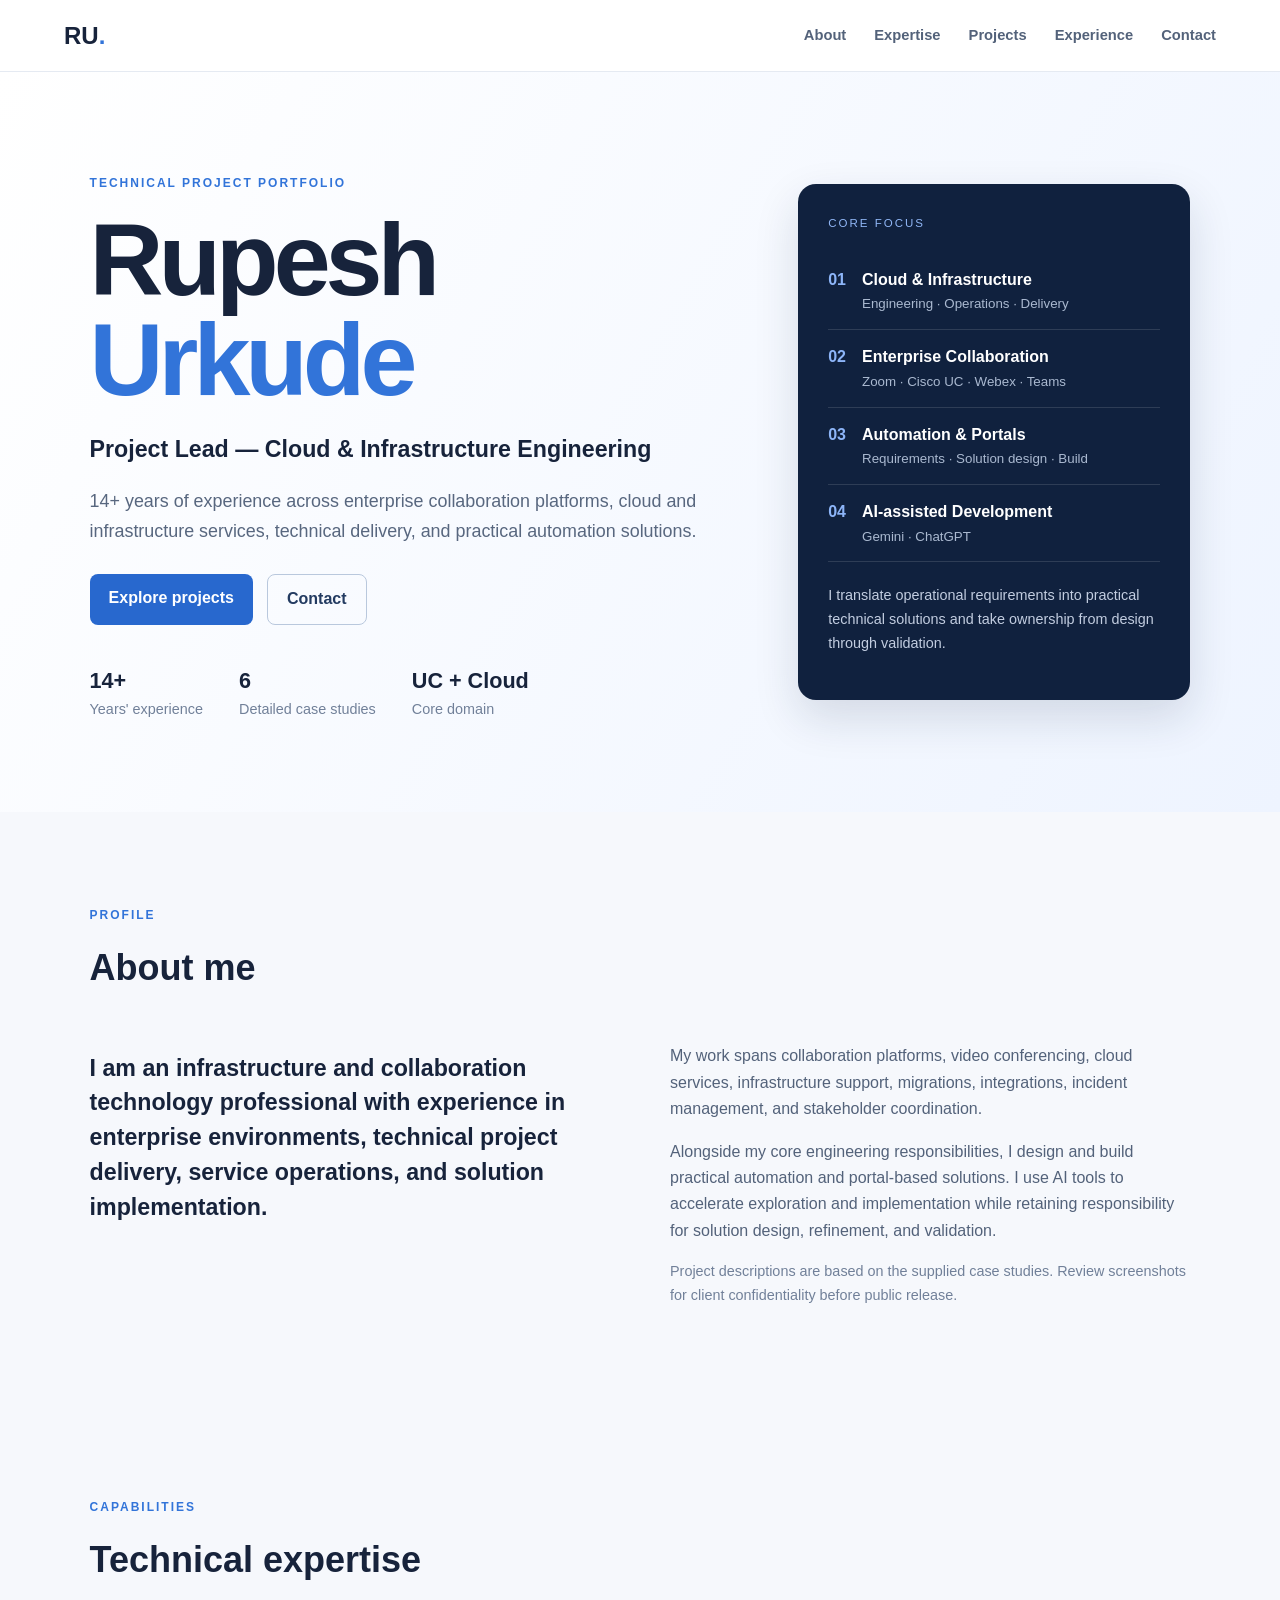
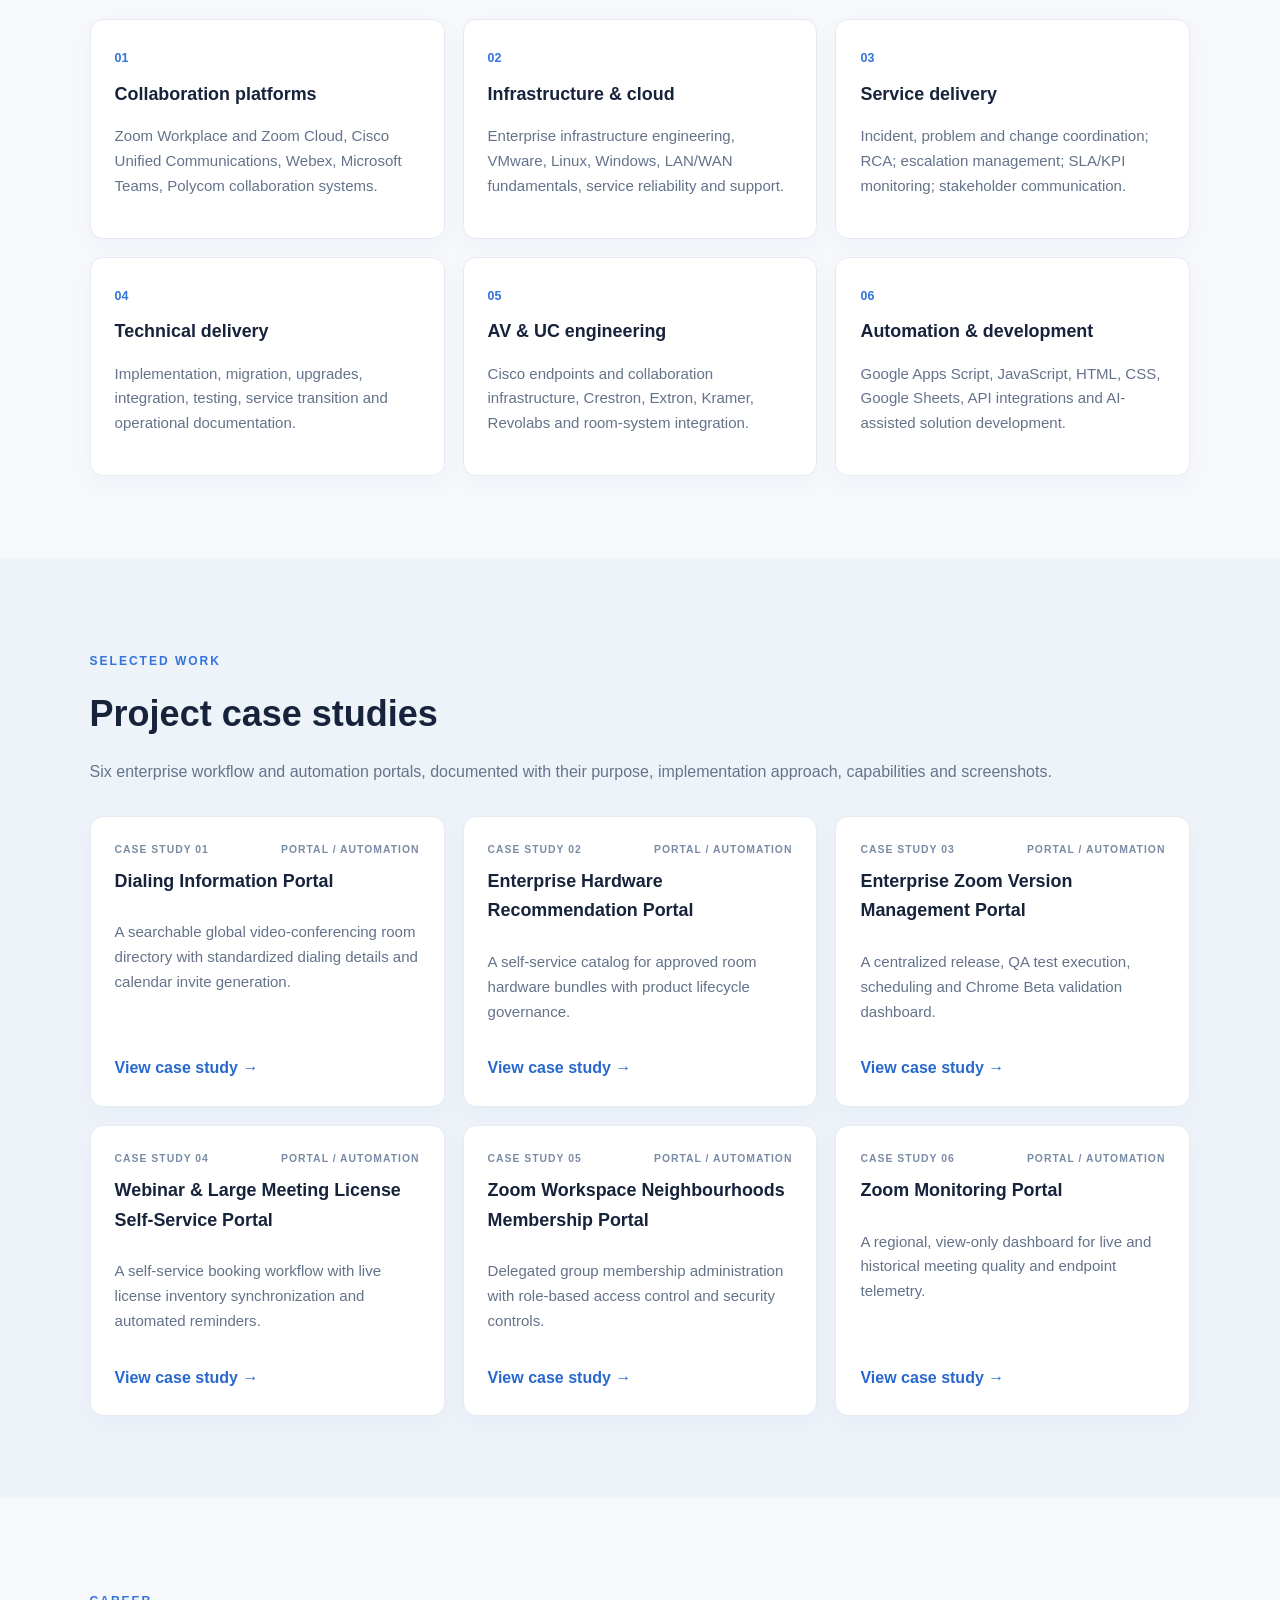
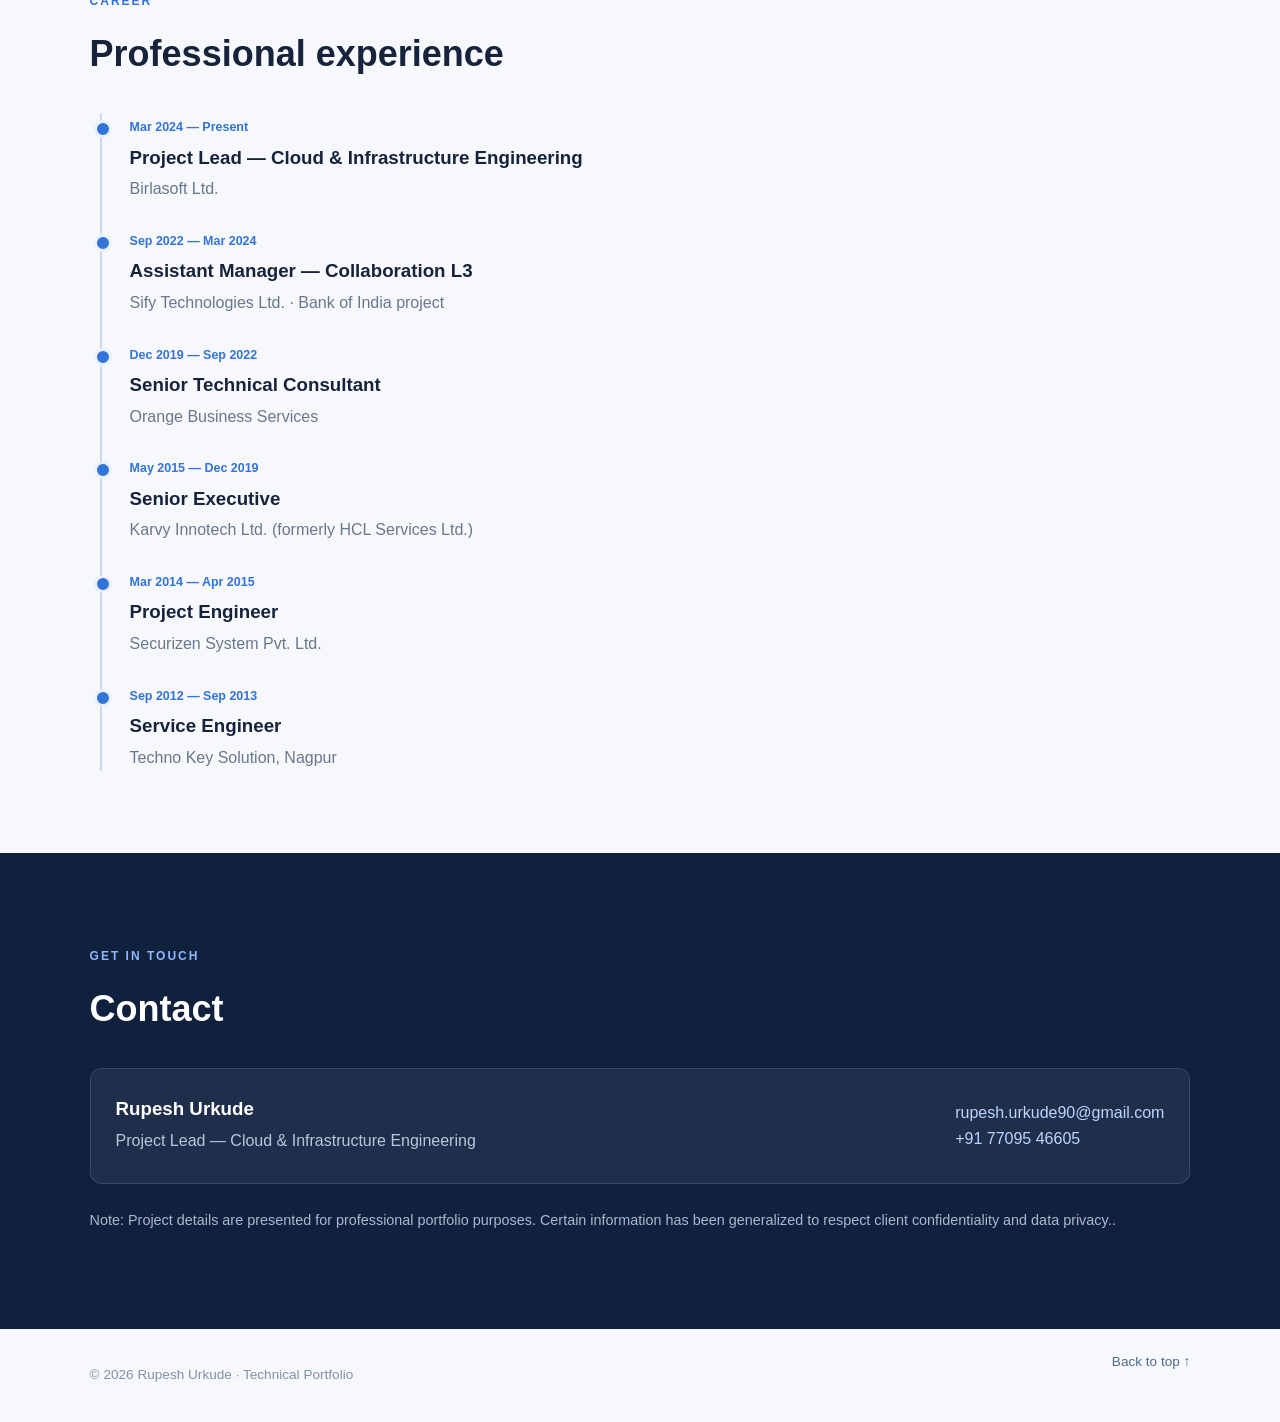
<file: index.html>
<!DOCTYPE html><html lang="en"><head><meta charset="UTF-8"><meta name="viewport" content="width=device-width, initial-scale=1">
<meta name="description" content="Rupesh Urkude — technical portfolio covering enterprise collaboration, cloud and infrastructure engineering, technical delivery and automation portals.">
<title>Rupesh Urkude | Technical Portfolio</title><link rel="stylesheet" href="style.css"></head><body>
<header class="topbar"><a class="brand" href="#home">RU<span>.</span></a><nav aria-label="Main navigation"><a href="#about">About</a><a href="#expertise">Expertise</a><a href="#projects">Projects</a><a href="#experience">Experience</a><a href="#contact">Contact</a></nav></header>
<main><section class="hero" id="home"><div class="hero-copy"><p class="eyebrow">TECHNICAL PROJECT PORTFOLIO</p><h1>Rupesh<br><span>Urkude</span></h1><h2>Project Lead — Cloud &amp; Infrastructure Engineering</h2>
<p class="lead">14+ years of experience across enterprise collaboration platforms, cloud and infrastructure services, technical delivery, and practical automation solutions.</p>
<div class="hero-actions"><a class="button primary" href="#projects">Explore projects</a><a class="button secondary" href="#contact">Contact</a></div>
<div class="quick-facts"><div><strong>14+</strong><span>Years' experience</span></div><div><strong>6</strong><span>Detailed case studies</span></div><div><strong>UC + Cloud</strong><span>Core domain</span></div></div></div>
<aside class="hero-panel"><div class="panel-label">CORE FOCUS</div><div class="focus-item"><span>01</span><div><b>Cloud &amp; Infrastructure</b><small>Engineering · Operations · Delivery</small></div></div><div class="focus-item"><span>02</span><div><b>Enterprise Collaboration</b><small>Zoom · Cisco UC · Webex · Teams</small></div></div><div class="focus-item"><span>03</span><div><b>Automation &amp; Portals</b><small>Requirements · Solution design · Build</small></div></div><div class="focus-item"><span>04</span><div><b>AI-assisted Development</b><small>Gemini · ChatGPT</small></div></div><p class="panel-note">I translate operational requirements into practical technical solutions and take ownership from design through validation.</p></aside></section>
<section class="section about" id="about"><div class="section-heading"><p class="eyebrow">PROFILE</p><h2>About me</h2></div><div class="about-grid"><p class="large-copy">I am an infrastructure and collaboration technology professional with experience in enterprise environments, technical project delivery, service operations, and solution implementation.</p><div class="about-detail"><p>My work spans collaboration platforms, video conferencing, cloud services, infrastructure support, migrations, integrations, incident management, and stakeholder coordination.</p><p>Alongside my core engineering responsibilities, I design and build practical automation and portal-based solutions. I use AI tools to accelerate exploration and implementation while retaining responsibility for solution design, refinement, and validation.</p><p class="muted">Project descriptions are based on the supplied case studies. Review screenshots for client confidentiality before public release.</p></div></div></section>
<section class="section expertise" id="expertise"><div class="section-heading"><p class="eyebrow">CAPABILITIES</p><h2>Technical expertise</h2></div><div class="skill-grid">
<article class="skill-card"><span class="card-number">01</span><h3>Collaboration platforms</h3><p>Zoom Workplace and Zoom Cloud, Cisco Unified Communications, Webex, Microsoft Teams, Polycom collaboration systems.</p></article>
<article class="skill-card"><span class="card-number">02</span><h3>Infrastructure &amp; cloud</h3><p>Enterprise infrastructure engineering, VMware, Linux, Windows, LAN/WAN fundamentals, service reliability and support.</p></article>
<article class="skill-card"><span class="card-number">03</span><h3>Service delivery</h3><p>Incident, problem and change coordination; RCA; escalation management; SLA/KPI monitoring; stakeholder communication.</p></article>
<article class="skill-card"><span class="card-number">04</span><h3>Technical delivery</h3><p>Implementation, migration, upgrades, integration, testing, service transition and operational documentation.</p></article>
<article class="skill-card"><span class="card-number">05</span><h3>AV &amp; UC engineering</h3><p>Cisco endpoints and collaboration infrastructure, Crestron, Extron, Kramer, Revolabs and room-system integration.</p></article>
<article class="skill-card"><span class="card-number">06</span><h3>Automation &amp; development</h3><p>Google Apps Script, JavaScript, HTML, CSS, Google Sheets, API integrations and AI-assisted solution development.</p></article>
</div></section>
<section class="section projects" id="projects"><div class="section-heading"><p class="eyebrow">SELECTED WORK</p><h2>Project case studies</h2><p class="section-intro">Six enterprise workflow and automation portals, documented with their purpose, implementation approach, capabilities and screenshots.</p></div><div class="project-grid"><article class="project-card"><div class="project-top"><span>CASE STUDY 01</span><span>PORTAL / AUTOMATION</span></div><h3>Dialing Information Portal</h3><p>A searchable global video-conferencing room directory with standardized dialing details and calendar invite generation.</p><a class="text-link" href="projects/dialing-portal.html">View case study <span>→</span></a></article><article class="project-card"><div class="project-top"><span>CASE STUDY 02</span><span>PORTAL / AUTOMATION</span></div><h3>Enterprise Hardware Recommendation Portal</h3><p>A self-service catalog for approved room hardware bundles with product lifecycle governance.</p><a class="text-link" href="projects/hardware-recommendation-portal.html">View case study <span>→</span></a></article><article class="project-card"><div class="project-top"><span>CASE STUDY 03</span><span>PORTAL / AUTOMATION</span></div><h3>Enterprise Zoom Version Management Portal</h3><p>A centralized release, QA test execution, scheduling and Chrome Beta validation dashboard.</p><a class="text-link" href="projects/zoom-version-management-portal.html">View case study <span>→</span></a></article><article class="project-card"><div class="project-top"><span>CASE STUDY 04</span><span>PORTAL / AUTOMATION</span></div><h3>Webinar &amp; Large Meeting License Self-Service Portal</h3><p>A self-service booking workflow with live license inventory synchronization and automated reminders.</p><a class="text-link" href="projects/zoom-license-self-service-portal.html">View case study <span>→</span></a></article><article class="project-card"><div class="project-top"><span>CASE STUDY 05</span><span>PORTAL / AUTOMATION</span></div><h3>Zoom Workspace Neighbourhoods Membership Portal</h3><p>Delegated group membership administration with role-based access control and security controls.</p><a class="text-link" href="projects/zoom-neighbourhoods-membership-portal.html">View case study <span>→</span></a></article><article class="project-card"><div class="project-top"><span>CASE STUDY 06</span><span>PORTAL / AUTOMATION</span></div><h3>Zoom Monitoring Portal</h3><p>A regional, view-only dashboard for live and historical meeting quality and endpoint telemetry.</p><a class="text-link" href="projects/zoom-monitoring-portal.html">View case study <span>→</span></a></article></div></section><section class="section experience" id="experience"><div class="section-heading"><p class="eyebrow">CAREER</p><h2>Professional experience</h2></div><div class="timeline">
<article><span class="timeline-date">Mar 2024 — Present</span><h3>Project Lead — Cloud &amp; Infrastructure Engineering</h3><p>Birlasoft Ltd.</p></article>
<article><span class="timeline-date">Sep 2022 — Mar 2024</span><h3>Assistant Manager — Collaboration L3</h3><p>Sify Technologies Ltd. · Bank of India project</p></article>
<article><span class="timeline-date">Dec 2019 — Sep 2022</span><h3>Senior Technical Consultant</h3><p>Orange Business Services</p></article>
<article><span class="timeline-date">May 2015 — Dec 2019</span><h3>Senior Executive</h3><p>Karvy Innotech Ltd. (formerly HCL Services Ltd.)</p></article>
<article><span class="timeline-date">Mar 2014 — Apr 2015</span><h3>Project Engineer</h3><p>Securizen System Pvt. Ltd.</p></article>
<article><span class="timeline-date">Sep 2012 — Sep 2013</span><h3>Service Engineer</h3><p>Techno Key Solution, Nagpur</p></article></div></section>
<section class="section contact" id="contact"><div class="section-heading"><p class="eyebrow">GET IN TOUCH</p><h2>Contact</h2></div><div class="contact-card"><div><h3>Rupesh Urkude</h3><p>Project Lead — Cloud &amp; Infrastructure Engineering</p></div><div class="contact-links"><a href="mailto:rupesh.urkude90@gmail.com">rupesh.urkude90@gmail.com</a><a href="tel:+917709546605">+91 77095 46605</a></div></div>
<p class="muted confidentiality">Note: Project details are presented for professional portfolio purposes. Certain information has been generalized to respect client confidentiality and data privacy..</p></section></main>
<footer><p>© 2026 Rupesh Urkude · Technical Portfolio</p><a href="#home">Back to top ↑</a></footer></body></html>
</file>
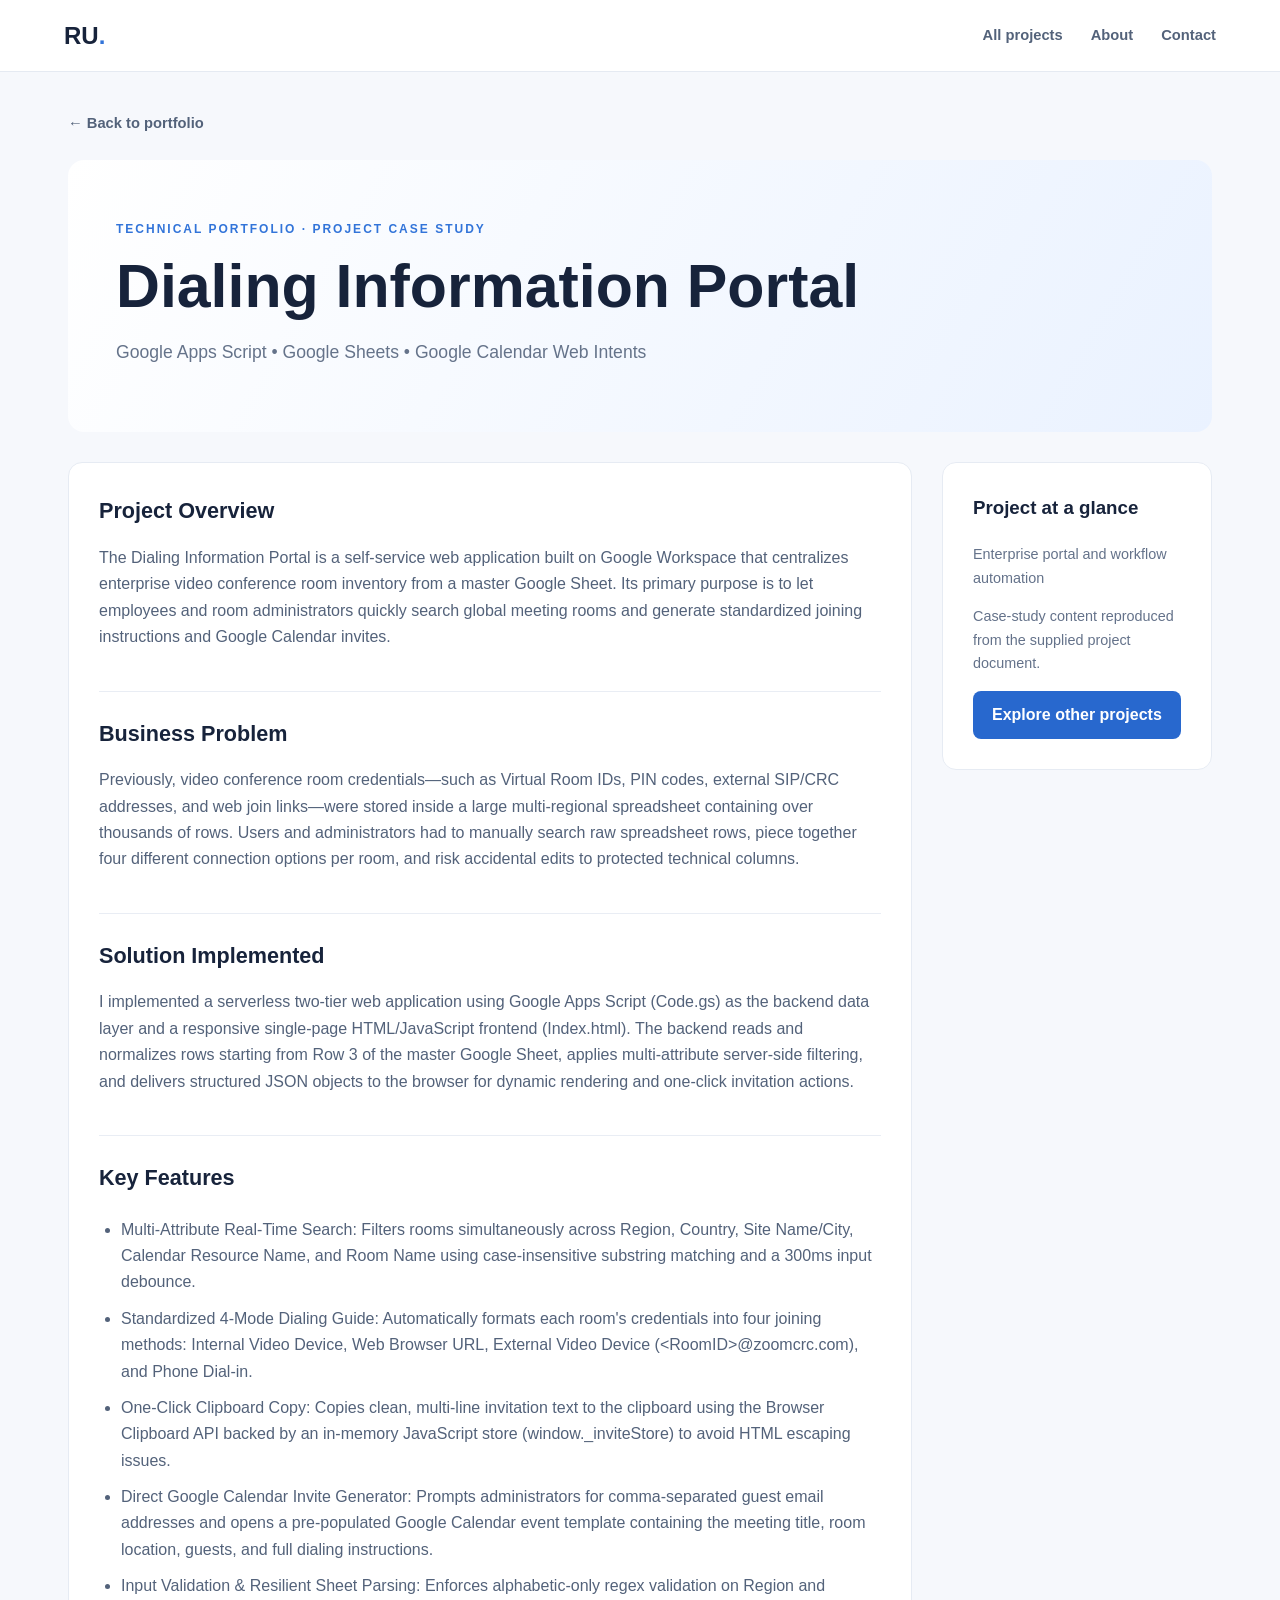
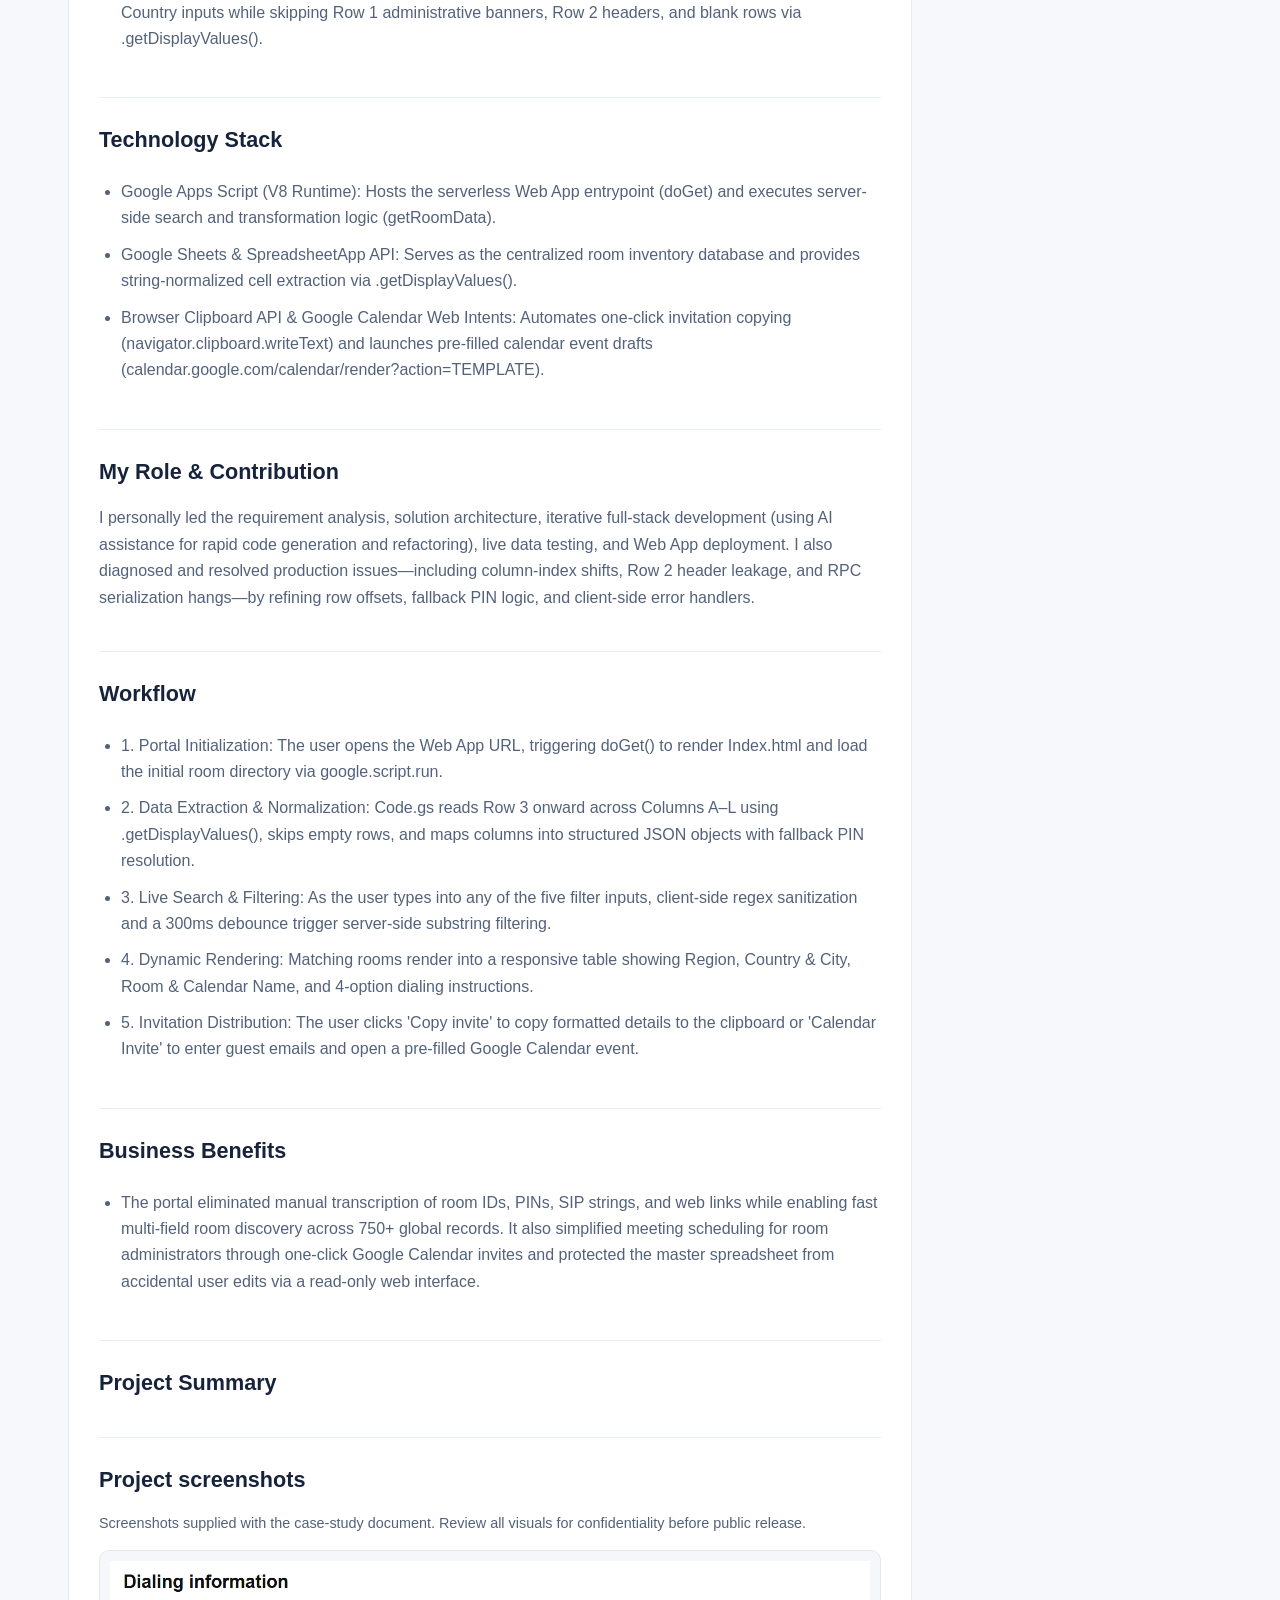
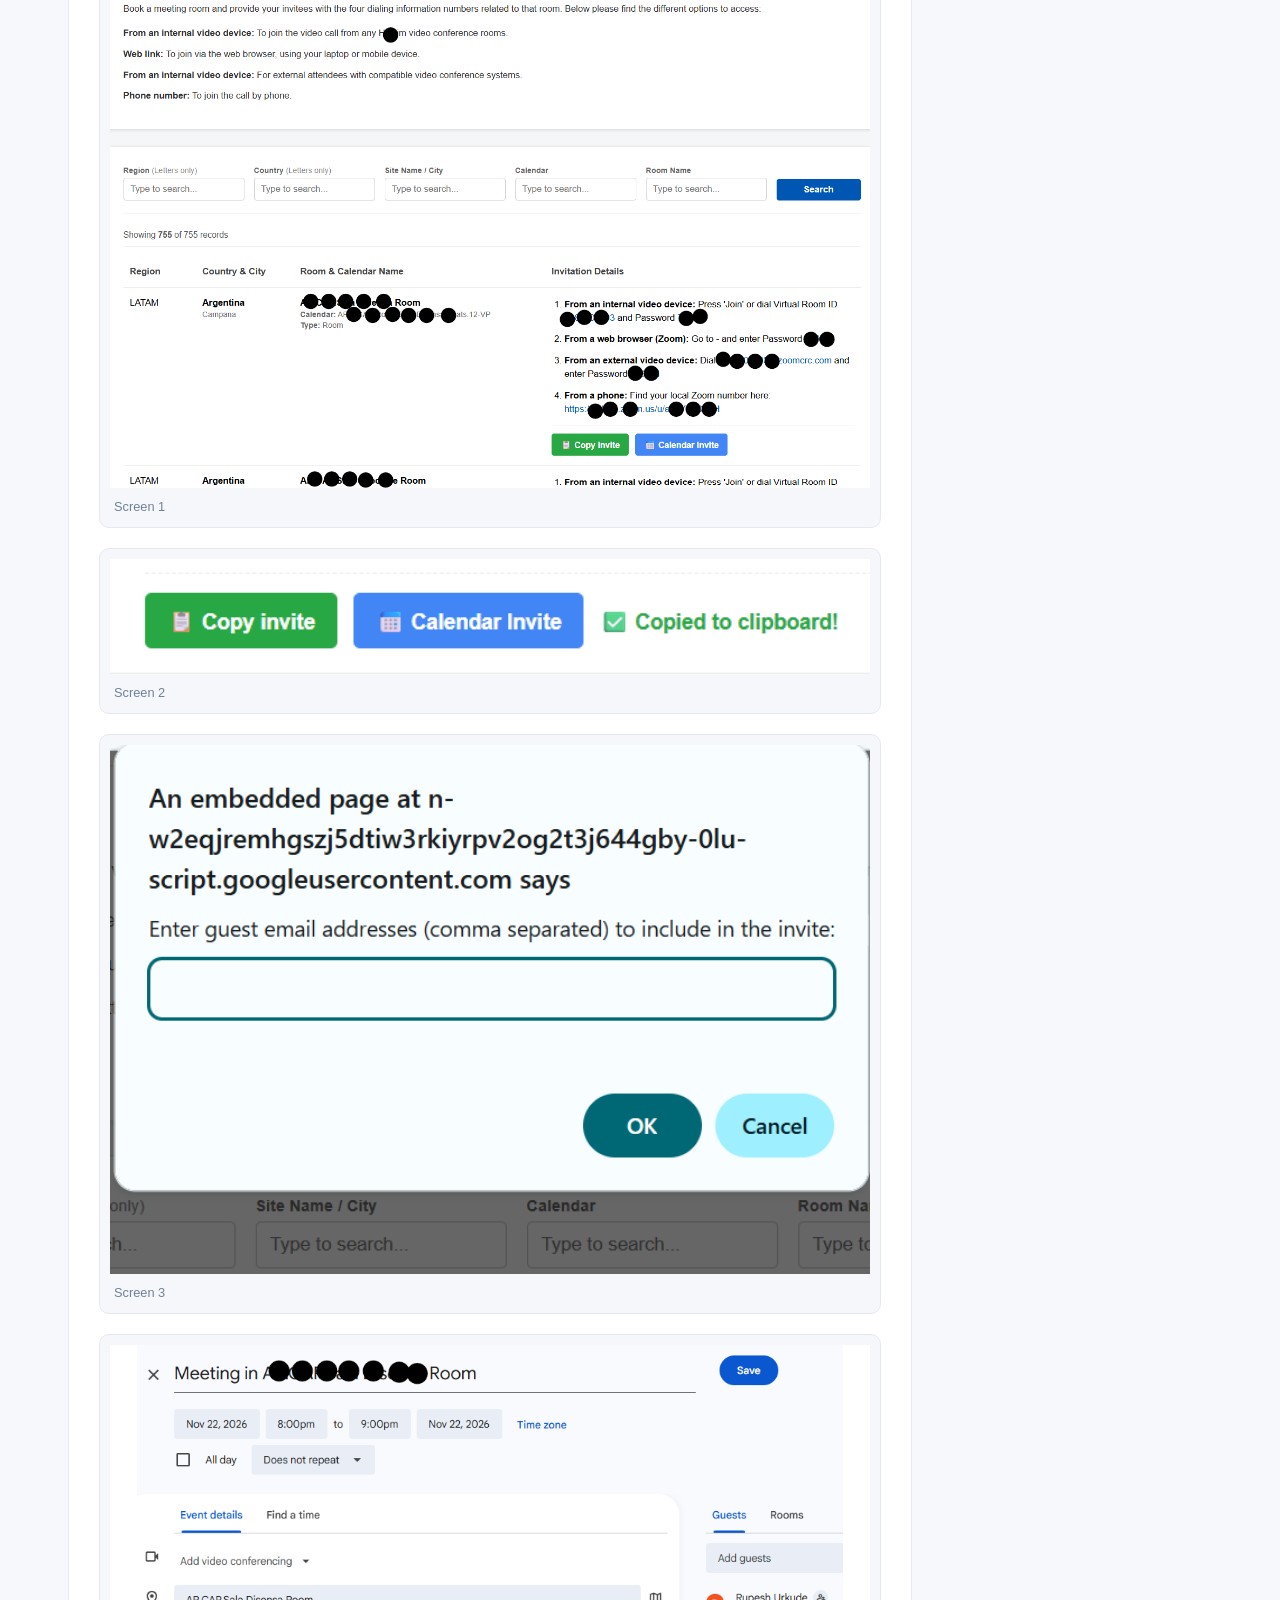
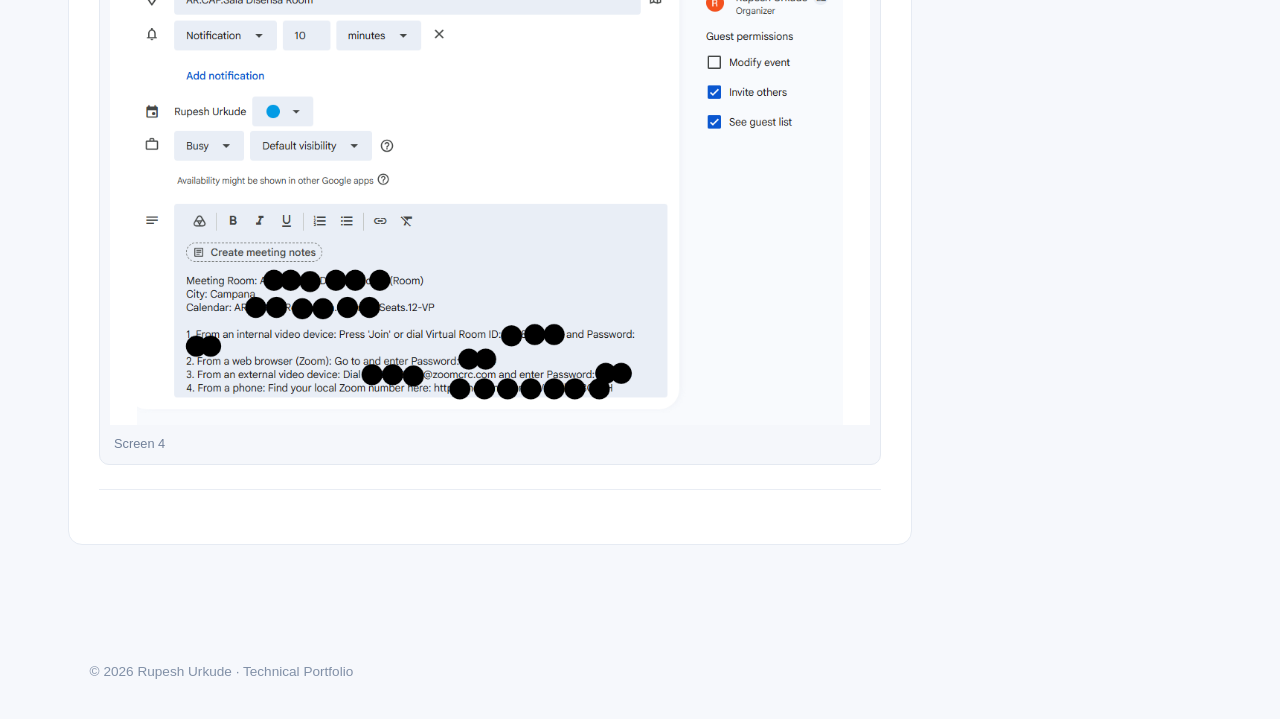
<file: projects/dialing-portal.html>
<!DOCTYPE html><html lang="en"><head><meta charset="UTF-8"><meta name="viewport" content="width=device-width, initial-scale=1">
<meta name="description" content="Dialing Information Portal — technical project case study by Rupesh Urkude."><title>Dialing Information Portal | Rupesh Urkude</title><link rel="stylesheet" href="../style.css"></head>
<body><header class="topbar"><a class="brand" href="../index.html">RU<span>.</span></a><nav><a href="../index.html#projects">All projects</a><a href="../index.html#about">About</a><a href="../index.html#contact">Contact</a></nav></header>
<main class="case-main"><a class="back-link" href="../index.html#projects">← Back to portfolio</a><section class="case-hero"><p class="eyebrow">TECHNICAL PORTFOLIO · PROJECT CASE STUDY</p><h1>Dialing Information Portal</h1><p class="case-subtitle">Google Apps Script • Google Sheets • Google Calendar Web Intents</p></section>
<div class="case-layout"><article class="case-content"><section class="content-section"><h2>Project Overview</h2><p>The Dialing Information Portal is a self-service web application built on Google Workspace that centralizes enterprise video conference room inventory from a master Google Sheet. Its primary purpose is to let employees and room administrators quickly search global meeting rooms and generate standardized joining instructions and Google Calendar invites.</p></section><section class="content-section"><h2>Business Problem</h2><p>Previously, video conference room credentials—such as Virtual Room IDs, PIN codes, external SIP/CRC addresses, and web join links—were stored inside a large multi-regional spreadsheet containing over thousands of rows. Users and administrators had to manually search raw spreadsheet rows, piece together four different connection options per room, and risk accidental edits to protected technical columns.</p></section><section class="content-section"><h2>Solution Implemented</h2><p>I implemented a serverless two-tier web application using Google Apps Script (Code.gs) as the backend data layer and a responsive single-page HTML/JavaScript frontend (Index.html). The backend reads and normalizes rows starting from Row 3 of the master Google Sheet, applies multi-attribute server-side filtering, and delivers structured JSON objects to the browser for dynamic rendering and one-click invitation actions.</p></section><section class="content-section"><h2>Key Features</h2><ul><li>Multi-Attribute Real-Time Search: Filters rooms simultaneously across Region, Country, Site Name/City, Calendar Resource Name, and Room Name using case-insensitive substring matching and a 300ms input debounce.</li><li>Standardized 4-Mode Dialing Guide: Automatically formats each room&#x27;s credentials into four joining methods: Internal Video Device, Web Browser URL, External Video Device (&lt;RoomID&gt;@zoomcrc.com), and Phone Dial-in.</li><li>One-Click Clipboard Copy: Copies clean, multi-line invitation text to the clipboard using the Browser Clipboard API backed by an in-memory JavaScript store (window._inviteStore) to avoid HTML escaping issues.</li><li>Direct Google Calendar Invite Generator: Prompts administrators for comma-separated guest email addresses and opens a pre-populated Google Calendar event template containing the meeting title, room location, guests, and full dialing instructions.</li><li>Input Validation &amp; Resilient Sheet Parsing: Enforces alphabetic-only regex validation on Region and Country inputs while skipping Row 1 administrative banners, Row 2 headers, and blank rows via .getDisplayValues().</li></ul></section><section class="content-section"><h2>Technology Stack</h2><ul><li>Google Apps Script (V8 Runtime): Hosts the serverless Web App entrypoint (doGet) and executes server-side search and transformation logic (getRoomData).</li><li>Google Sheets &amp; SpreadsheetApp API: Serves as the centralized room inventory database and provides string-normalized cell extraction via .getDisplayValues().</li><li>Browser Clipboard API &amp; Google Calendar Web Intents: Automates one-click invitation copying (navigator.clipboard.writeText) and launches pre-filled calendar event drafts (calendar.google.com/calendar/render?action=TEMPLATE).</li></ul></section><section class="content-section"><h2>My Role &amp; Contribution</h2><p>I personally led the requirement analysis, solution architecture, iterative full-stack development (using AI assistance for rapid code generation and refactoring), live data testing, and Web App deployment. I also diagnosed and resolved production issues—including column-index shifts, Row 2 header leakage, and RPC serialization hangs—by refining row offsets, fallback PIN logic, and client-side error handlers.</p></section><section class="content-section"><h2>Workflow</h2><ul><li>1. Portal Initialization: The user opens the Web App URL, triggering doGet() to render Index.html and load the initial room directory via google.script.run.</li><li>2. Data Extraction &amp; Normalization: Code.gs reads Row 3 onward across Columns A–L using .getDisplayValues(), skips empty rows, and maps columns into structured JSON objects with fallback PIN resolution.</li><li>3. Live Search &amp; Filtering: As the user types into any of the five filter inputs, client-side regex sanitization and a 300ms debounce trigger server-side substring filtering.</li><li>4. Dynamic Rendering: Matching rooms render into a responsive table showing Region, Country &amp; City, Room &amp; Calendar Name, and 4-option dialing instructions.</li><li>5. Invitation Distribution: The user clicks &#x27;Copy invite&#x27; to copy formatted details to the clipboard or &#x27;Calendar Invite&#x27; to enter guest emails and open a pre-filled Google Calendar event.</li></ul></section><section class="content-section"><h2>Business Benefits</h2><ul><li>The portal eliminated manual transcription of room IDs, PINs, SIP strings, and web links while enabling fast multi-field room discovery across 750+ global records. It also simplified meeting scheduling for room administrators through one-click Google Calendar invites and protected the master spreadsheet from accidental user edits via a read-only web interface.</li></ul></section><section class="content-section"><h2>Project Summary</h2></section><section class="content-section"><h2>Project screenshots</h2><p class="muted">Screenshots supplied with the case-study document. Review all visuals for confidentiality before public release.</p><div class="gallery"><figure><img loading="lazy" src="../assets/images/dialing-portal/screenshot-01.png" alt="Dialing Information Portal screenshot 1"><figcaption>Screen 1</figcaption></figure><figure><img loading="lazy" src="../assets/images/dialing-portal/screenshot-02.png" alt="Dialing Information Portal screenshot 2"><figcaption>Screen 2</figcaption></figure><figure><img loading="lazy" src="../assets/images/dialing-portal/screenshot-03.png" alt="Dialing Information Portal screenshot 3"><figcaption>Screen 3</figcaption></figure><figure><img loading="lazy" src="../assets/images/dialing-portal/screenshot-04.png" alt="Dialing Information Portal screenshot 4"><figcaption>Screen 4</figcaption></figure></div></section></article><aside class="case-aside"><h3>Project at a glance</h3><p>Enterprise portal and workflow automation</p><p>Case-study content reproduced from the supplied project document.</p><a class="button primary" href="../index.html#projects">Explore other projects</a></aside></div></main>
<footer><p>© 2026 Rupesh Urkude · Technical Portfolio</p></footer></body></html>
</file>
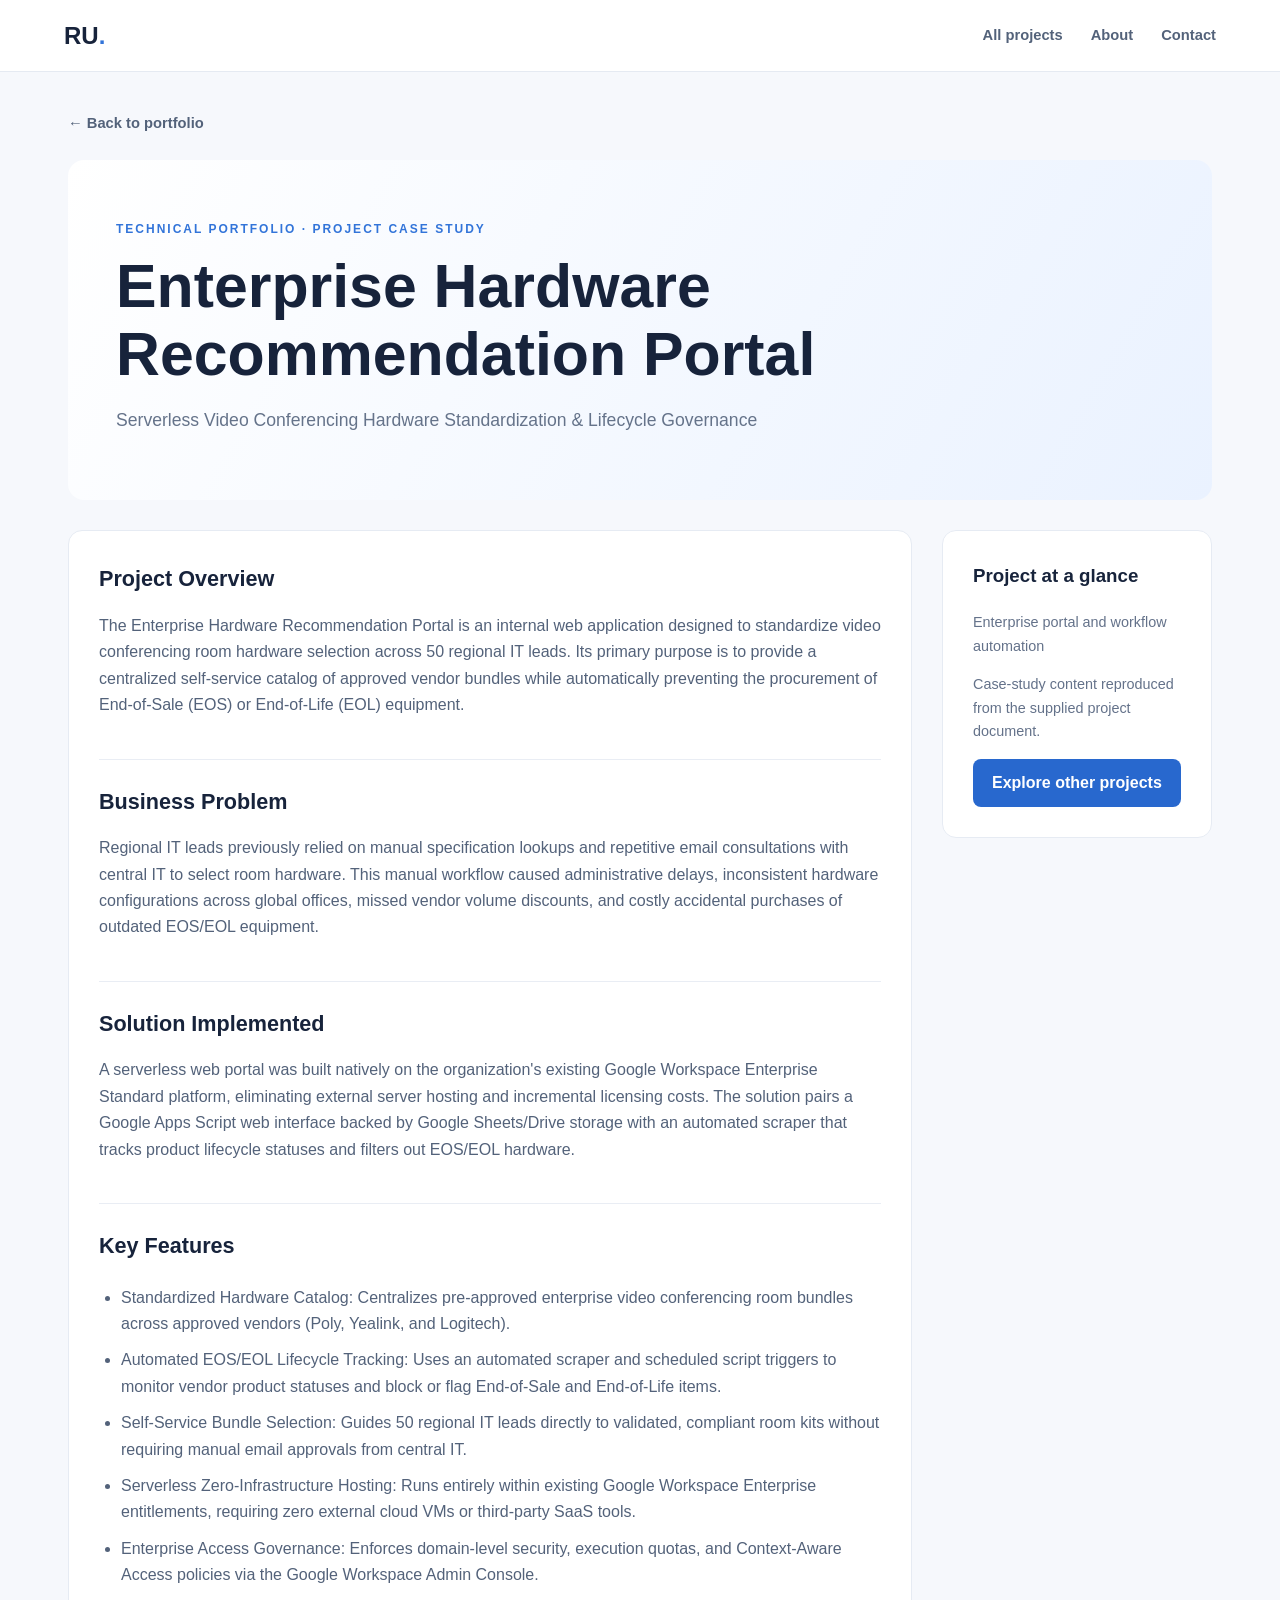
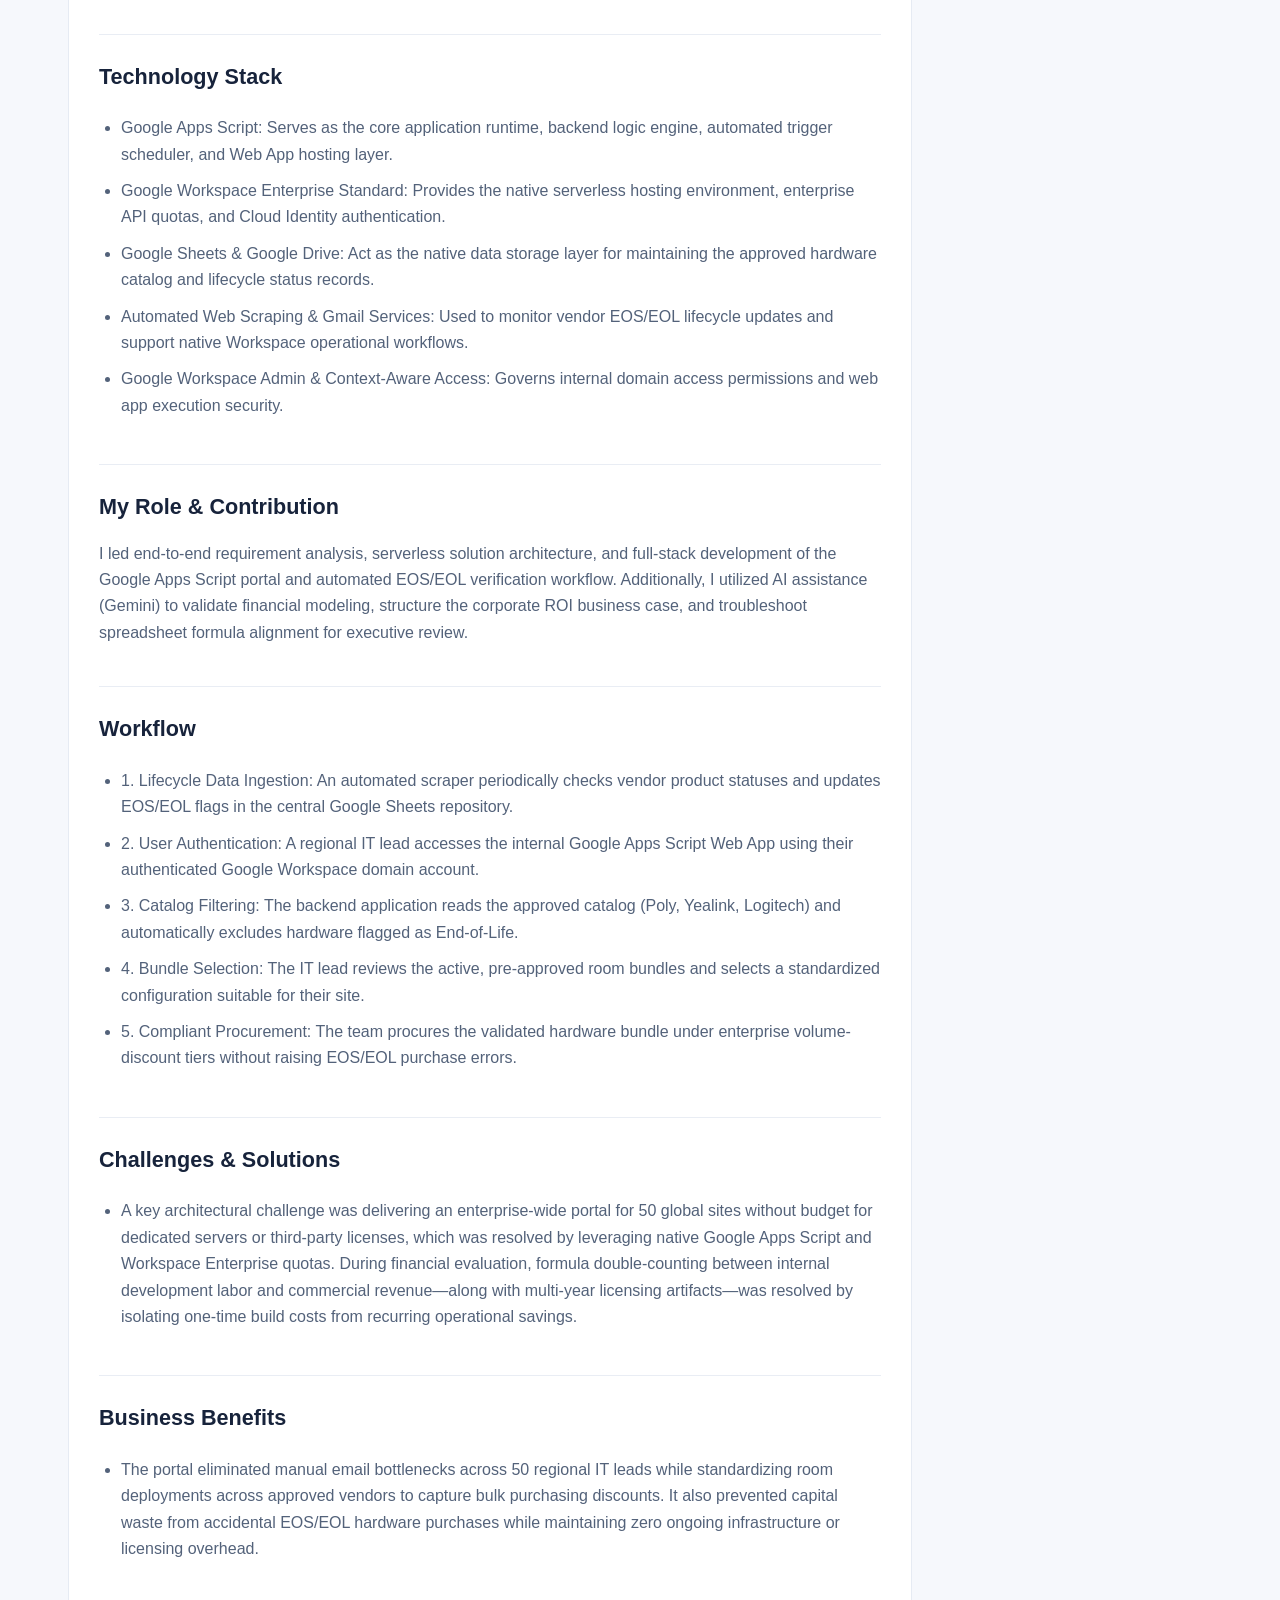
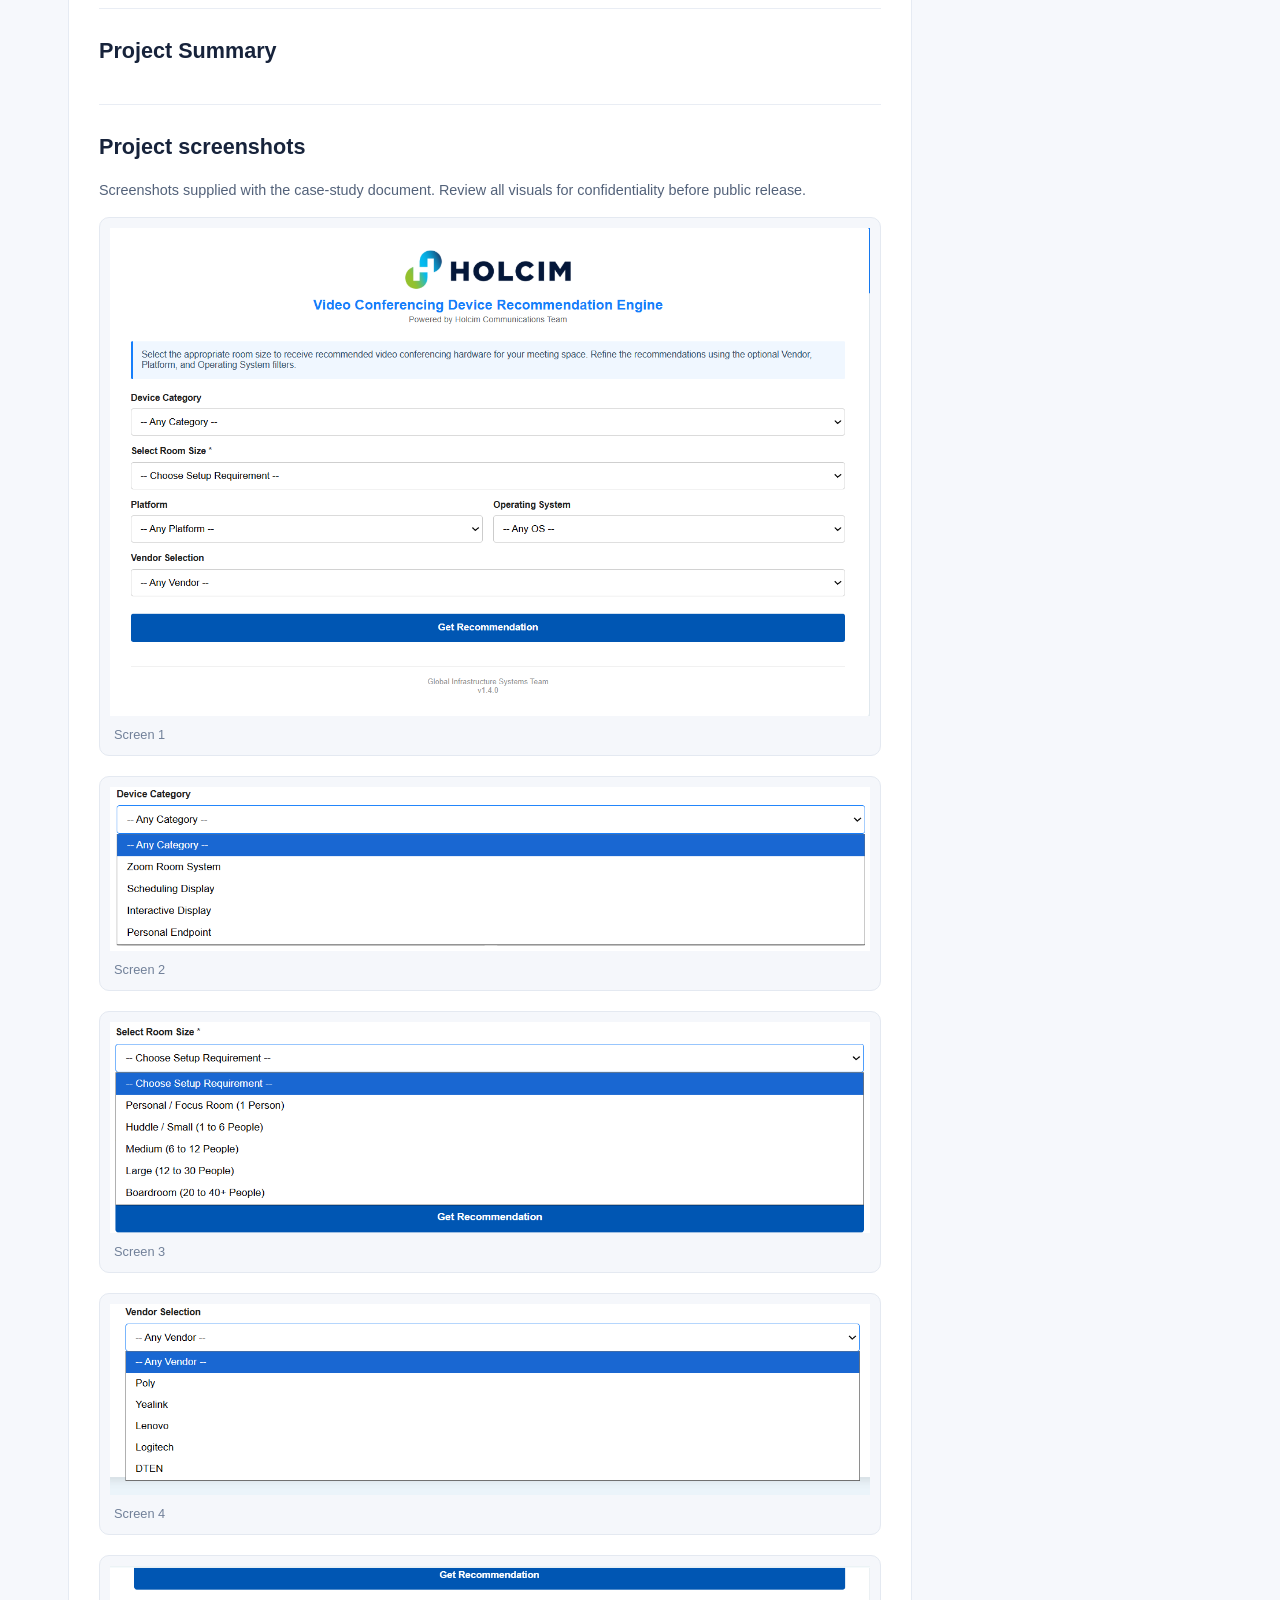
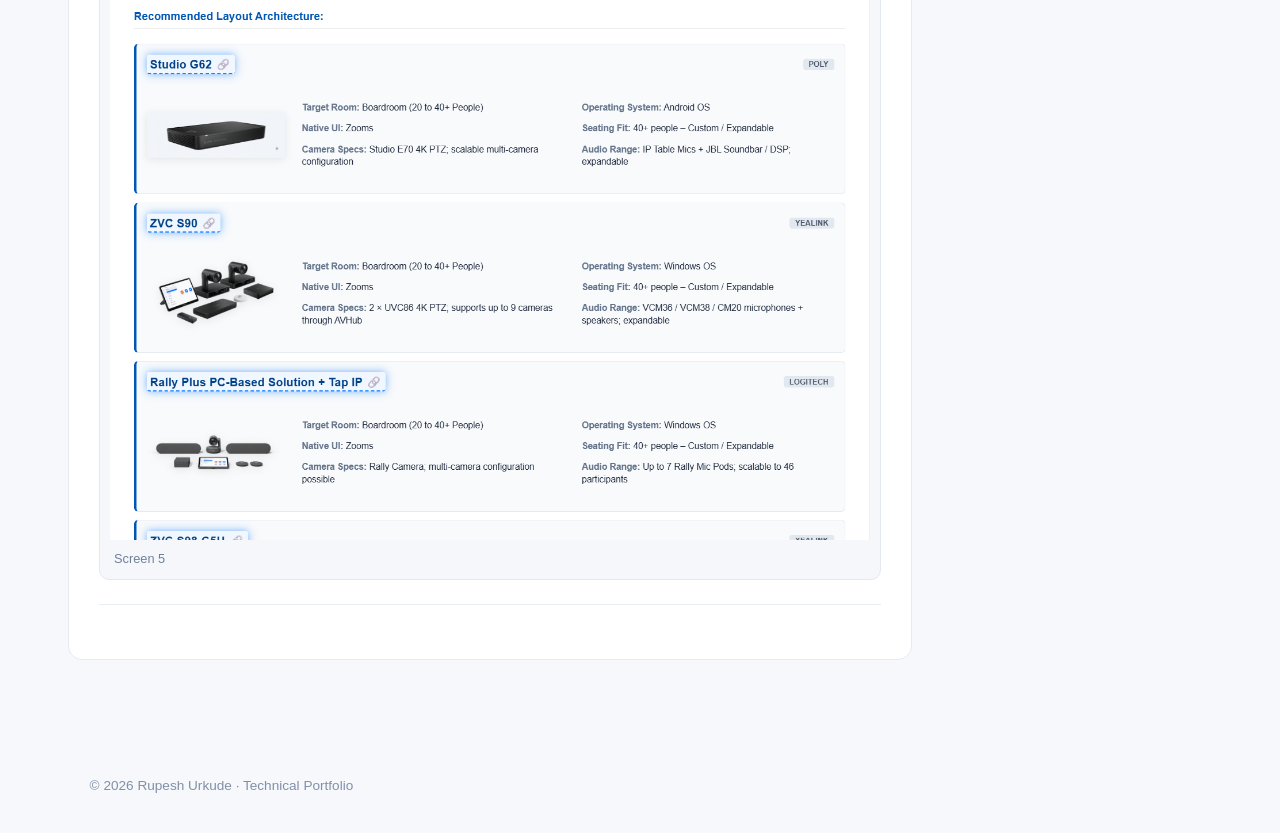
<file: projects/hardware-recommendation-portal.html>
<!DOCTYPE html><html lang="en"><head><meta charset="UTF-8"><meta name="viewport" content="width=device-width, initial-scale=1">
<meta name="description" content="Enterprise Hardware Recommendation Portal — technical project case study by Rupesh Urkude."><title>Enterprise Hardware Recommendation Portal | Rupesh Urkude</title><link rel="stylesheet" href="../style.css"></head>
<body><header class="topbar"><a class="brand" href="../index.html">RU<span>.</span></a><nav><a href="../index.html#projects">All projects</a><a href="../index.html#about">About</a><a href="../index.html#contact">Contact</a></nav></header>
<main class="case-main"><a class="back-link" href="../index.html#projects">← Back to portfolio</a><section class="case-hero"><p class="eyebrow">TECHNICAL PORTFOLIO · PROJECT CASE STUDY</p><h1>Enterprise Hardware Recommendation Portal</h1><p class="case-subtitle">Serverless Video Conferencing Hardware Standardization &amp; Lifecycle Governance</p></section>
<div class="case-layout"><article class="case-content"><section class="content-section"><h2>Project Overview</h2><p>The Enterprise Hardware Recommendation Portal is an internal web application designed to standardize video conferencing room hardware selection across 50 regional IT leads. Its primary purpose is to provide a centralized self-service catalog of approved vendor bundles while automatically preventing the procurement of End-of-Sale (EOS) or End-of-Life (EOL) equipment.</p></section><section class="content-section"><h2>Business Problem</h2><p>Regional IT leads previously relied on manual specification lookups and repetitive email consultations with central IT to select room hardware. This manual workflow caused administrative delays, inconsistent hardware configurations across global offices, missed vendor volume discounts, and costly accidental purchases of outdated EOS/EOL equipment.</p></section><section class="content-section"><h2>Solution Implemented</h2><p>A serverless web portal was built natively on the organization&#x27;s existing Google Workspace Enterprise Standard platform, eliminating external server hosting and incremental licensing costs. The solution pairs a Google Apps Script web interface backed by Google Sheets/Drive storage with an automated scraper that tracks product lifecycle statuses and filters out EOS/EOL hardware.</p></section><section class="content-section"><h2>Key Features</h2><ul><li>Standardized Hardware Catalog: Centralizes pre-approved enterprise video conferencing room bundles across approved vendors (Poly, Yealink, and Logitech).</li><li>Automated EOS/EOL Lifecycle Tracking: Uses an automated scraper and scheduled script triggers to monitor vendor product statuses and block or flag End-of-Sale and End-of-Life items.</li><li>Self-Service Bundle Selection: Guides 50 regional IT leads directly to validated, compliant room kits without requiring manual email approvals from central IT.</li><li>Serverless Zero-Infrastructure Hosting: Runs entirely within existing Google Workspace Enterprise entitlements, requiring zero external cloud VMs or third-party SaaS tools.</li><li>Enterprise Access Governance: Enforces domain-level security, execution quotas, and Context-Aware Access policies via the Google Workspace Admin Console.</li></ul></section><section class="content-section"><h2>Technology Stack</h2><ul><li>Google Apps Script: Serves as the core application runtime, backend logic engine, automated trigger scheduler, and Web App hosting layer.</li><li>Google Workspace Enterprise Standard: Provides the native serverless hosting environment, enterprise API quotas, and Cloud Identity authentication.</li><li>Google Sheets &amp; Google Drive: Act as the native data storage layer for maintaining the approved hardware catalog and lifecycle status records.</li><li>Automated Web Scraping &amp; Gmail Services: Used to monitor vendor EOS/EOL lifecycle updates and support native Workspace operational workflows.</li><li>Google Workspace Admin &amp; Context-Aware Access: Governs internal domain access permissions and web app execution security.</li></ul></section><section class="content-section"><h2>My Role &amp; Contribution</h2><p>I led end-to-end requirement analysis, serverless solution architecture, and full-stack development of the Google Apps Script portal and automated EOS/EOL verification workflow. Additionally, I utilized AI assistance (Gemini) to validate financial modeling, structure the corporate ROI business case, and troubleshoot spreadsheet formula alignment for executive review.</p></section><section class="content-section"><h2>Workflow</h2><ul><li>1. Lifecycle Data Ingestion: An automated scraper periodically checks vendor product statuses and updates EOS/EOL flags in the central Google Sheets repository.</li><li>2. User Authentication: A regional IT lead accesses the internal Google Apps Script Web App using their authenticated Google Workspace domain account.</li><li>3. Catalog Filtering: The backend application reads the approved catalog (Poly, Yealink, Logitech) and automatically excludes hardware flagged as End-of-Life.</li><li>4. Bundle Selection: The IT lead reviews the active, pre-approved room bundles and selects a standardized configuration suitable for their site.</li><li>5. Compliant Procurement: The team procures the validated hardware bundle under enterprise volume-discount tiers without raising EOS/EOL purchase errors.</li></ul></section><section class="content-section"><h2>Challenges &amp; Solutions</h2><ul><li>A key architectural challenge was delivering an enterprise-wide portal for 50 global sites without budget for dedicated servers or third-party licenses, which was resolved by leveraging native Google Apps Script and Workspace Enterprise quotas. During financial evaluation, formula double-counting between internal development labor and commercial revenue—along with multi-year licensing artifacts—was resolved by isolating one-time build costs from recurring operational savings.</li></ul></section><section class="content-section"><h2>Business Benefits</h2><ul><li>The portal eliminated manual email bottlenecks across 50 regional IT leads while standardizing room deployments across approved vendors to capture bulk purchasing discounts. It also prevented capital waste from accidental EOS/EOL hardware purchases while maintaining zero ongoing infrastructure or licensing overhead.</li></ul></section><section class="content-section"><h2>Project Summary</h2></section><section class="content-section"><h2>Project screenshots</h2><p class="muted">Screenshots supplied with the case-study document. Review all visuals for confidentiality before public release.</p><div class="gallery"><figure><img loading="lazy" src="../assets/images/hardware-recommendation-portal/screenshot-01.png" alt="Enterprise Hardware Recommendation Portal screenshot 1"><figcaption>Screen 1</figcaption></figure><figure><img loading="lazy" src="../assets/images/hardware-recommendation-portal/screenshot-02.png" alt="Enterprise Hardware Recommendation Portal screenshot 2"><figcaption>Screen 2</figcaption></figure><figure><img loading="lazy" src="../assets/images/hardware-recommendation-portal/screenshot-03.png" alt="Enterprise Hardware Recommendation Portal screenshot 3"><figcaption>Screen 3</figcaption></figure><figure><img loading="lazy" src="../assets/images/hardware-recommendation-portal/screenshot-04.png" alt="Enterprise Hardware Recommendation Portal screenshot 4"><figcaption>Screen 4</figcaption></figure><figure><img loading="lazy" src="../assets/images/hardware-recommendation-portal/screenshot-05.png" alt="Enterprise Hardware Recommendation Portal screenshot 5"><figcaption>Screen 5</figcaption></figure></div></section></article><aside class="case-aside"><h3>Project at a glance</h3><p>Enterprise portal and workflow automation</p><p>Case-study content reproduced from the supplied project document.</p><a class="button primary" href="../index.html#projects">Explore other projects</a></aside></div></main>
<footer><p>© 2026 Rupesh Urkude · Technical Portfolio</p></footer></body></html>
</file>
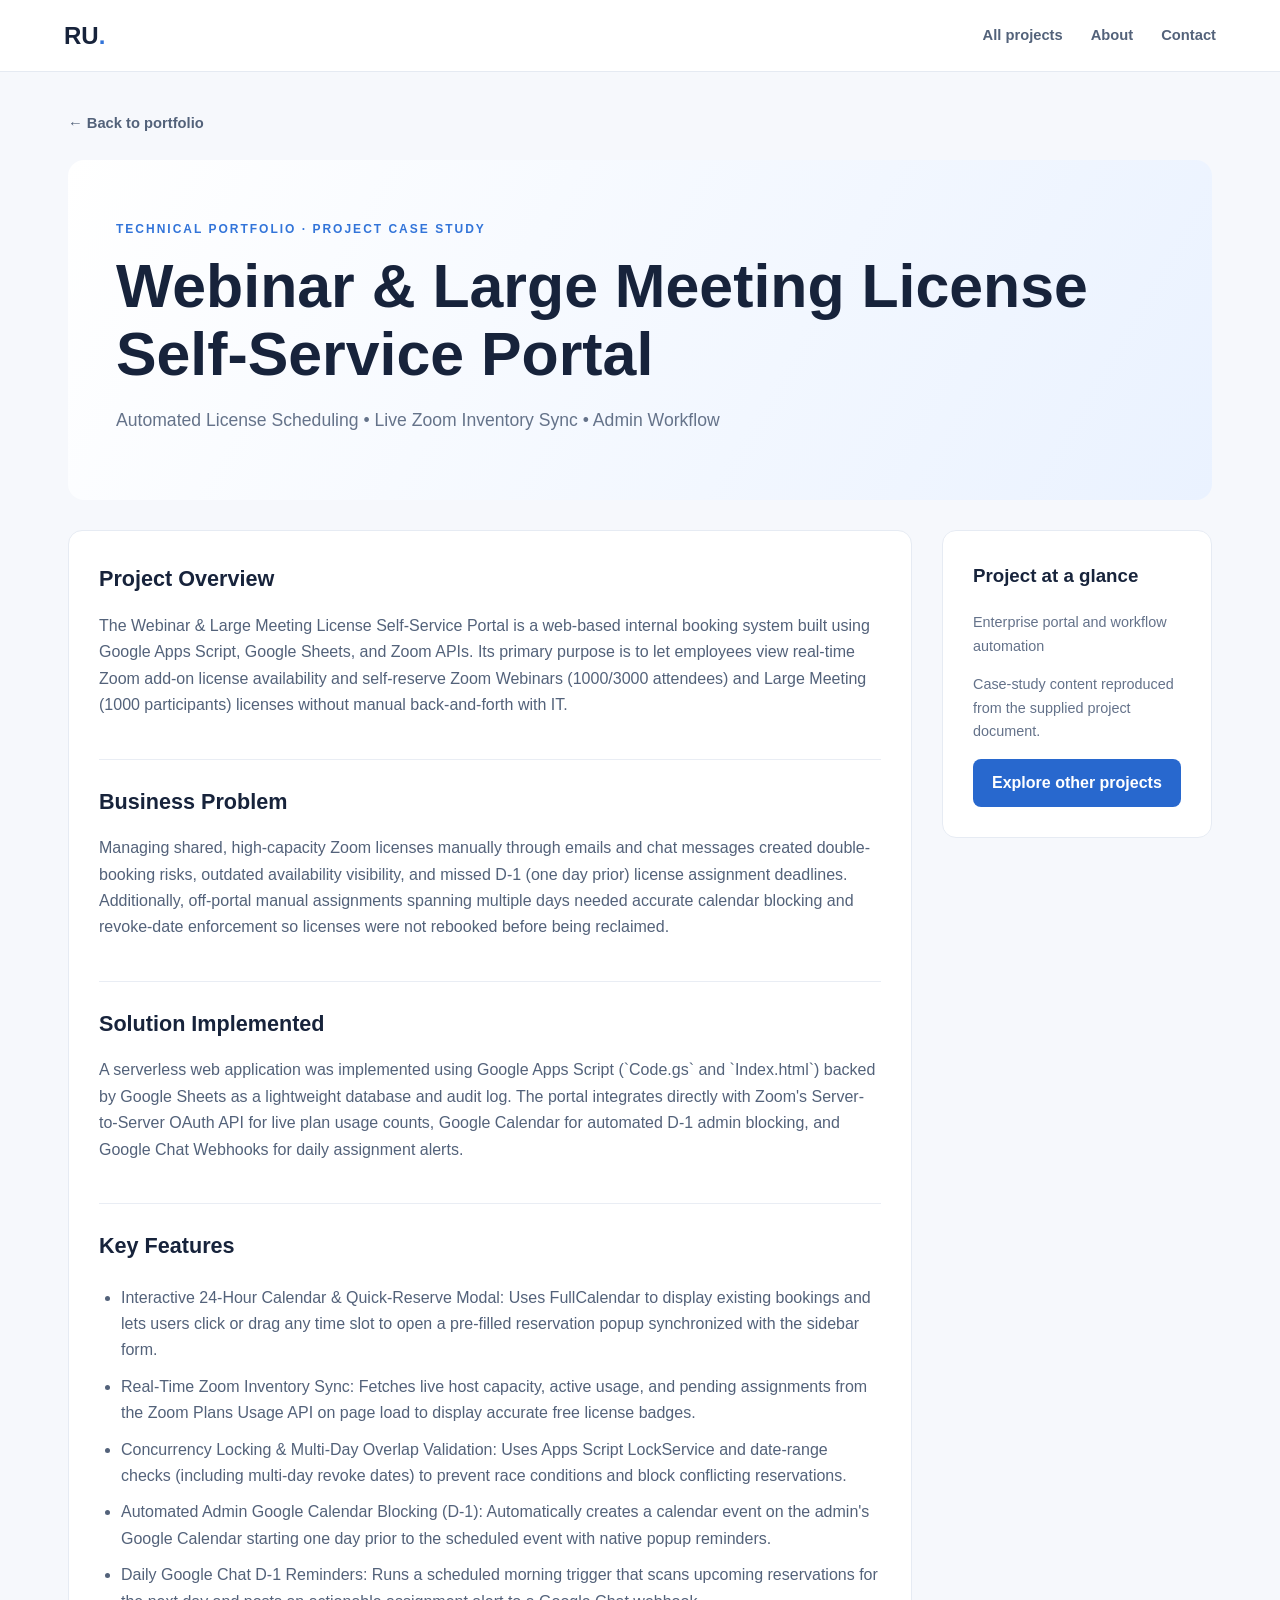
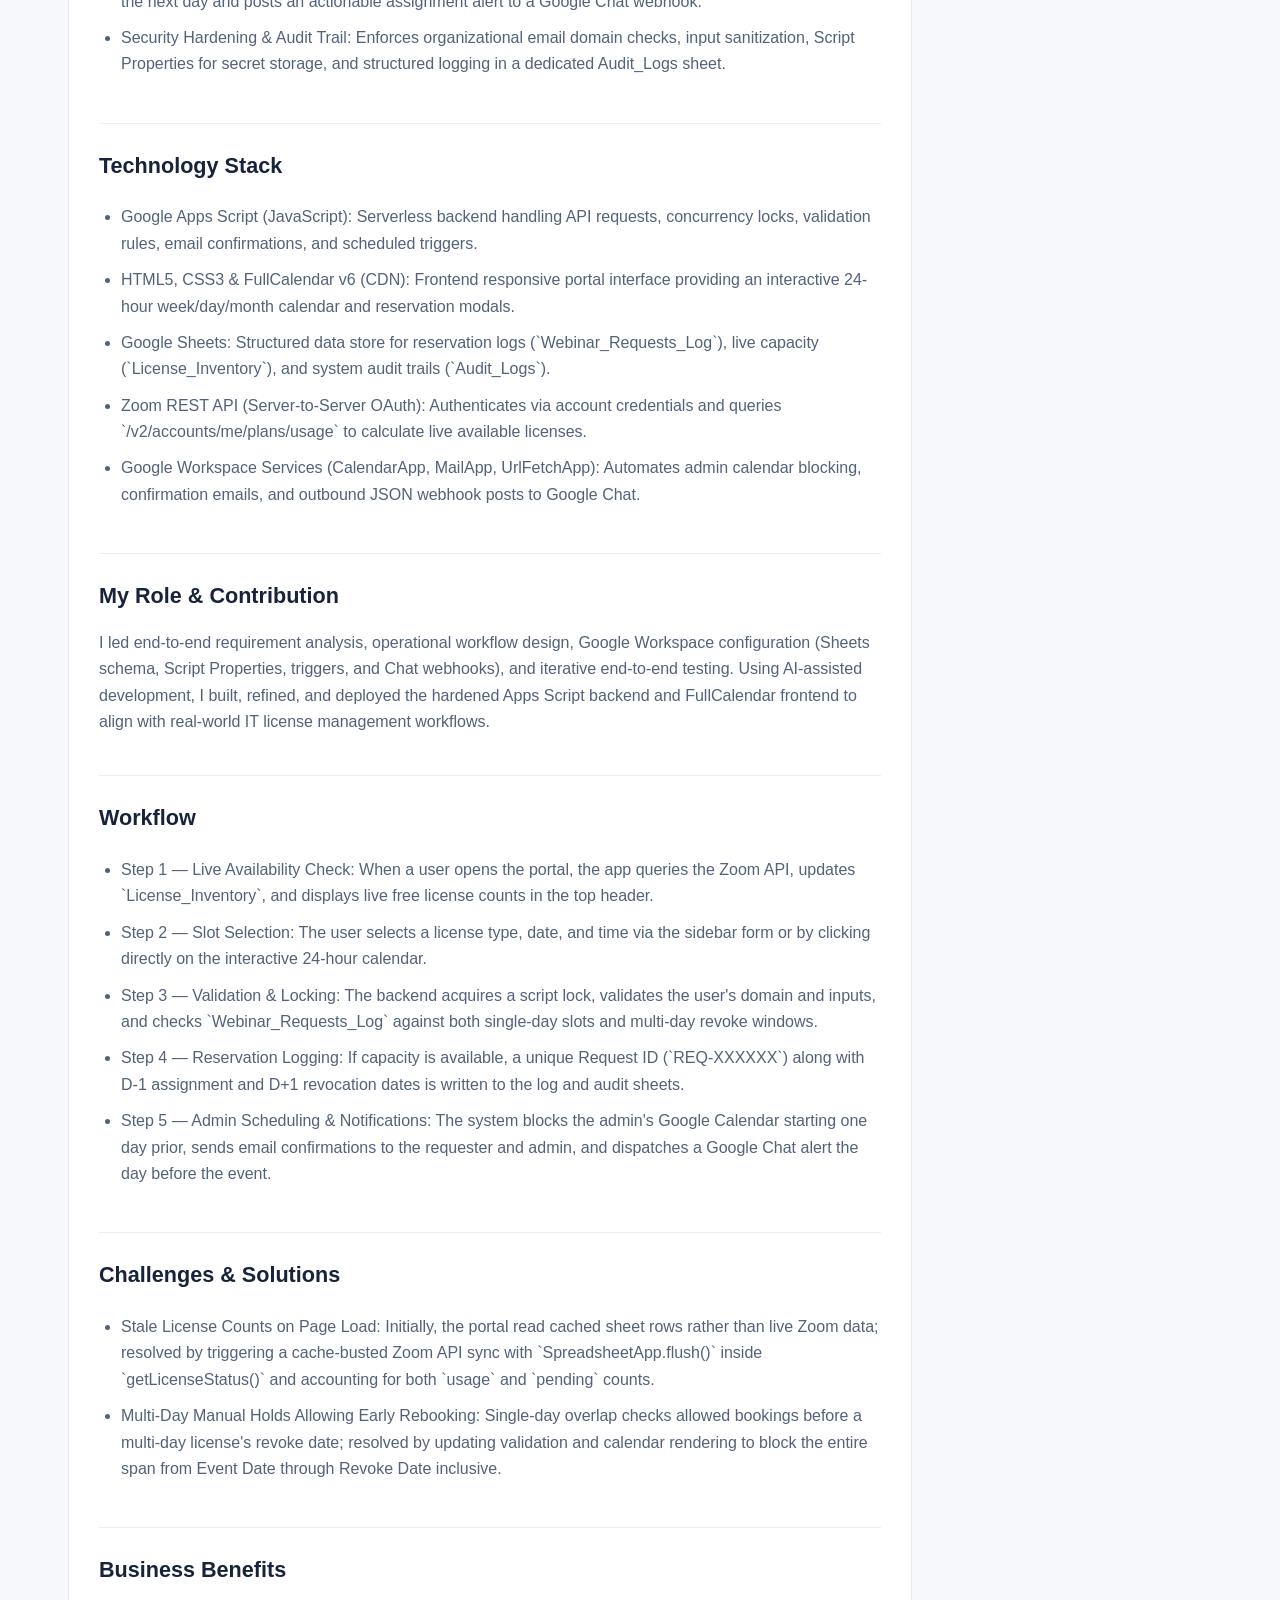
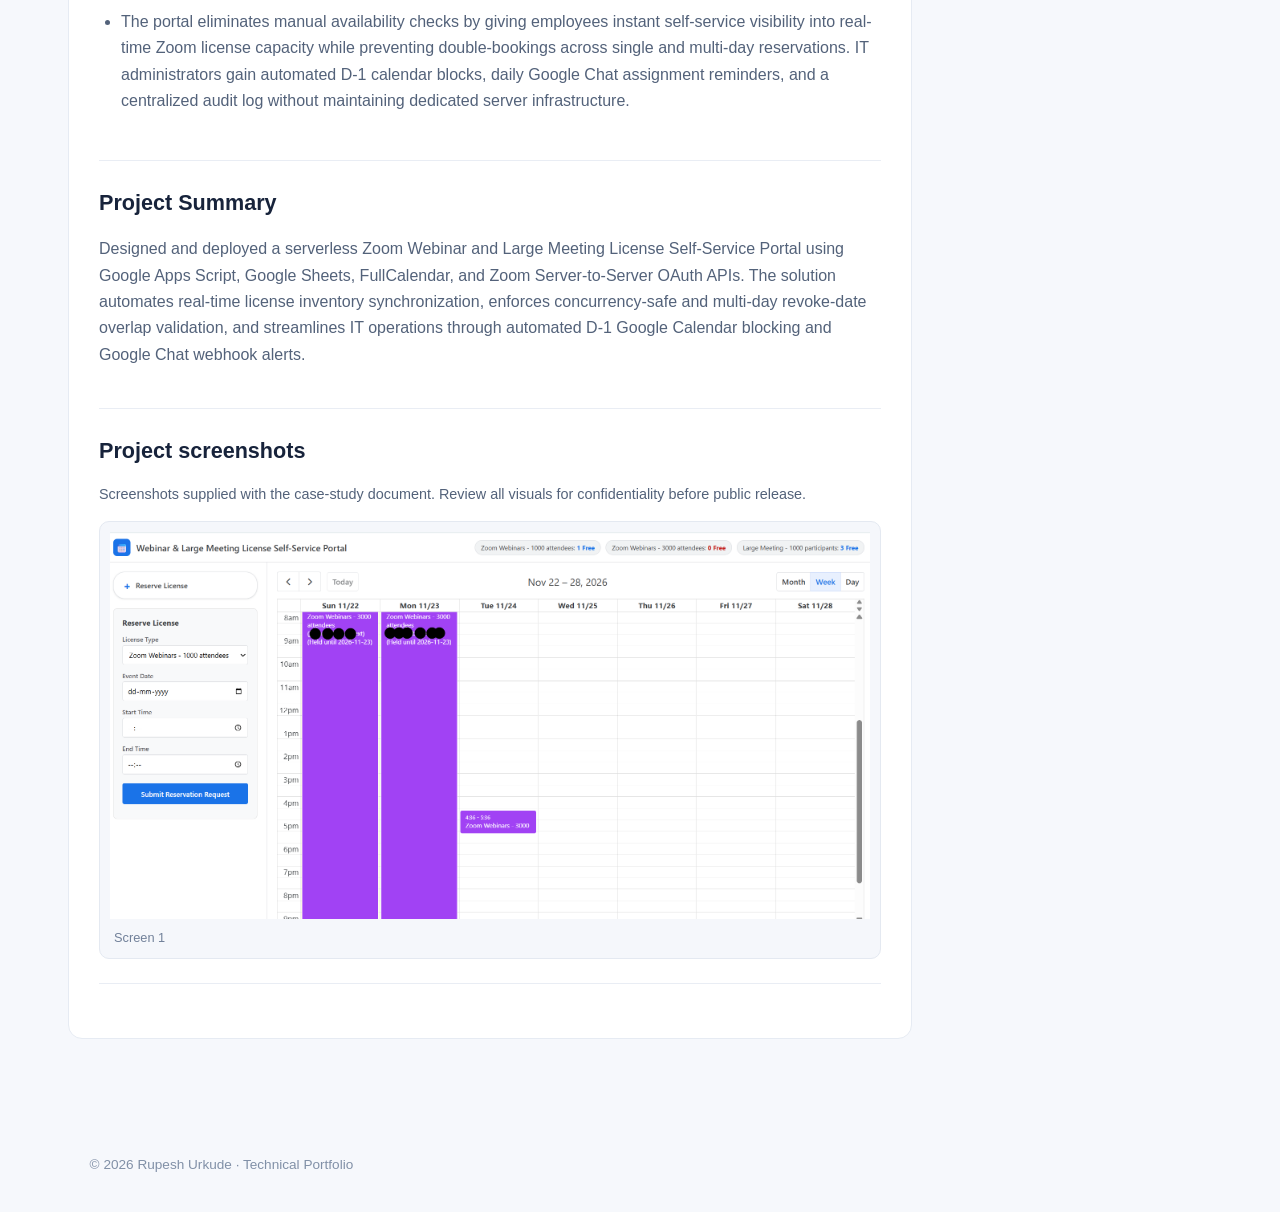
<file: projects/zoom-license-self-service-portal.html>
<!DOCTYPE html><html lang="en"><head><meta charset="UTF-8"><meta name="viewport" content="width=device-width, initial-scale=1">
<meta name="description" content="Webinar &amp; Large Meeting License Self-Service Portal — technical project case study by Rupesh Urkude."><title>Webinar &amp; Large Meeting License Self-Service Portal | Rupesh Urkude</title><link rel="stylesheet" href="../style.css"></head>
<body><header class="topbar"><a class="brand" href="../index.html">RU<span>.</span></a><nav><a href="../index.html#projects">All projects</a><a href="../index.html#about">About</a><a href="../index.html#contact">Contact</a></nav></header>
<main class="case-main"><a class="back-link" href="../index.html#projects">← Back to portfolio</a><section class="case-hero"><p class="eyebrow">TECHNICAL PORTFOLIO · PROJECT CASE STUDY</p><h1>Webinar &amp; Large Meeting License Self-Service Portal</h1><p class="case-subtitle">Automated License Scheduling • Live Zoom Inventory Sync • Admin Workflow</p></section>
<div class="case-layout"><article class="case-content"><section class="content-section"><h2>Project Overview</h2><p>The Webinar &amp; Large Meeting License Self-Service Portal is a web-based internal booking system built using Google Apps Script, Google Sheets, and Zoom APIs. Its primary purpose is to let employees view real-time Zoom add-on license availability and self-reserve Zoom Webinars (1000/3000 attendees) and Large Meeting (1000 participants) licenses without manual back-and-forth with IT.</p></section><section class="content-section"><h2>Business Problem</h2><p>Managing shared, high-capacity Zoom licenses manually through emails and chat messages created double-booking risks, outdated availability visibility, and missed D-1 (one day prior) license assignment deadlines. Additionally, off-portal manual assignments spanning multiple days needed accurate calendar blocking and revoke-date enforcement so licenses were not rebooked before being reclaimed.</p></section><section class="content-section"><h2>Solution Implemented</h2><p>A serverless web application was implemented using Google Apps Script (`Code.gs` and `Index.html`) backed by Google Sheets as a lightweight database and audit log. The portal integrates directly with Zoom&#x27;s Server-to-Server OAuth API for live plan usage counts, Google Calendar for automated D-1 admin blocking, and Google Chat Webhooks for daily assignment alerts.</p></section><section class="content-section"><h2>Key Features</h2><ul><li>Interactive 24-Hour Calendar &amp; Quick-Reserve Modal: Uses FullCalendar to display existing bookings and lets users click or drag any time slot to open a pre-filled reservation popup synchronized with the sidebar form.</li><li>Real-Time Zoom Inventory Sync: Fetches live host capacity, active usage, and pending assignments from the Zoom Plans Usage API on page load to display accurate free license badges.</li><li>Concurrency Locking &amp; Multi-Day Overlap Validation: Uses Apps Script LockService and date-range checks (including multi-day revoke dates) to prevent race conditions and block conflicting reservations.</li><li>Automated Admin Google Calendar Blocking (D-1): Automatically creates a calendar event on the admin&#x27;s Google Calendar starting one day prior to the scheduled event with native popup reminders.</li><li>Daily Google Chat D-1 Reminders: Runs a scheduled morning trigger that scans upcoming reservations for the next day and posts an actionable assignment alert to a Google Chat webhook.</li><li>Security Hardening &amp; Audit Trail: Enforces organizational email domain checks, input sanitization, Script Properties for secret storage, and structured logging in a dedicated Audit_Logs sheet.</li></ul></section><section class="content-section"><h2>Technology Stack</h2><ul><li>Google Apps Script (JavaScript): Serverless backend handling API requests, concurrency locks, validation rules, email confirmations, and scheduled triggers.</li><li>HTML5, CSS3 &amp; FullCalendar v6 (CDN): Frontend responsive portal interface providing an interactive 24-hour week/day/month calendar and reservation modals.</li><li>Google Sheets: Structured data store for reservation logs (`Webinar_Requests_Log`), live capacity (`License_Inventory`), and system audit trails (`Audit_Logs`).</li><li>Zoom REST API (Server-to-Server OAuth): Authenticates via account credentials and queries `/v2/accounts/me/plans/usage` to calculate live available licenses.</li><li>Google Workspace Services (CalendarApp, MailApp, UrlFetchApp): Automates admin calendar blocking, confirmation emails, and outbound JSON webhook posts to Google Chat.</li></ul></section><section class="content-section"><h2>My Role &amp; Contribution</h2><p>I led end-to-end requirement analysis, operational workflow design, Google Workspace configuration (Sheets schema, Script Properties, triggers, and Chat webhooks), and iterative end-to-end testing. Using AI-assisted development, I built, refined, and deployed the hardened Apps Script backend and FullCalendar frontend to align with real-world IT license management workflows.</p></section><section class="content-section"><h2>Workflow</h2><ul><li>Step 1 — Live Availability Check: When a user opens the portal, the app queries the Zoom API, updates `License_Inventory`, and displays live free license counts in the top header.</li><li>Step 2 — Slot Selection: The user selects a license type, date, and time via the sidebar form or by clicking directly on the interactive 24-hour calendar.</li><li>Step 3 — Validation &amp; Locking: The backend acquires a script lock, validates the user&#x27;s domain and inputs, and checks `Webinar_Requests_Log` against both single-day slots and multi-day revoke windows.</li><li>Step 4 — Reservation Logging: If capacity is available, a unique Request ID (`REQ-XXXXXX`) along with D-1 assignment and D+1 revocation dates is written to the log and audit sheets.</li><li>Step 5 — Admin Scheduling &amp; Notifications: The system blocks the admin&#x27;s Google Calendar starting one day prior, sends email confirmations to the requester and admin, and dispatches a Google Chat alert the day before the event.</li></ul></section><section class="content-section"><h2>Challenges &amp; Solutions</h2><ul><li>Stale License Counts on Page Load: Initially, the portal read cached sheet rows rather than live Zoom data; resolved by triggering a cache-busted Zoom API sync with `SpreadsheetApp.flush()` inside `getLicenseStatus()` and accounting for both `usage` and `pending` counts.</li><li>Multi-Day Manual Holds Allowing Early Rebooking: Single-day overlap checks allowed bookings before a multi-day license&#x27;s revoke date; resolved by updating validation and calendar rendering to block the entire span from Event Date through Revoke Date inclusive.</li></ul></section><section class="content-section"><h2>Business Benefits</h2><ul><li>The portal eliminates manual availability checks by giving employees instant self-service visibility into real-time Zoom license capacity while preventing double-bookings across single and multi-day reservations. IT administrators gain automated D-1 calendar blocks, daily Google Chat assignment reminders, and a centralized audit log without maintaining dedicated server infrastructure.</li></ul></section><section class="content-section"><h2>Project Summary</h2><p>Designed and deployed a serverless Zoom Webinar and Large Meeting License Self-Service Portal using Google Apps Script, Google Sheets, FullCalendar, and Zoom Server-to-Server OAuth APIs. The solution automates real-time license inventory synchronization, enforces concurrency-safe and multi-day revoke-date overlap validation, and streamlines IT operations through automated D-1 Google Calendar blocking and Google Chat webhook alerts.</p></section><section class="content-section"><h2>Project screenshots</h2><p class="muted">Screenshots supplied with the case-study document. Review all visuals for confidentiality before public release.</p><div class="gallery"><figure><img loading="lazy" src="../assets/images/zoom-license-self-service-portal/screenshot-01.png" alt="Webinar &amp; Large Meeting License Self-Service Portal screenshot 1"><figcaption>Screen 1</figcaption></figure></div></section></article><aside class="case-aside"><h3>Project at a glance</h3><p>Enterprise portal and workflow automation</p><p>Case-study content reproduced from the supplied project document.</p><a class="button primary" href="../index.html#projects">Explore other projects</a></aside></div></main>
<footer><p>© 2026 Rupesh Urkude · Technical Portfolio</p></footer></body></html>
</file>
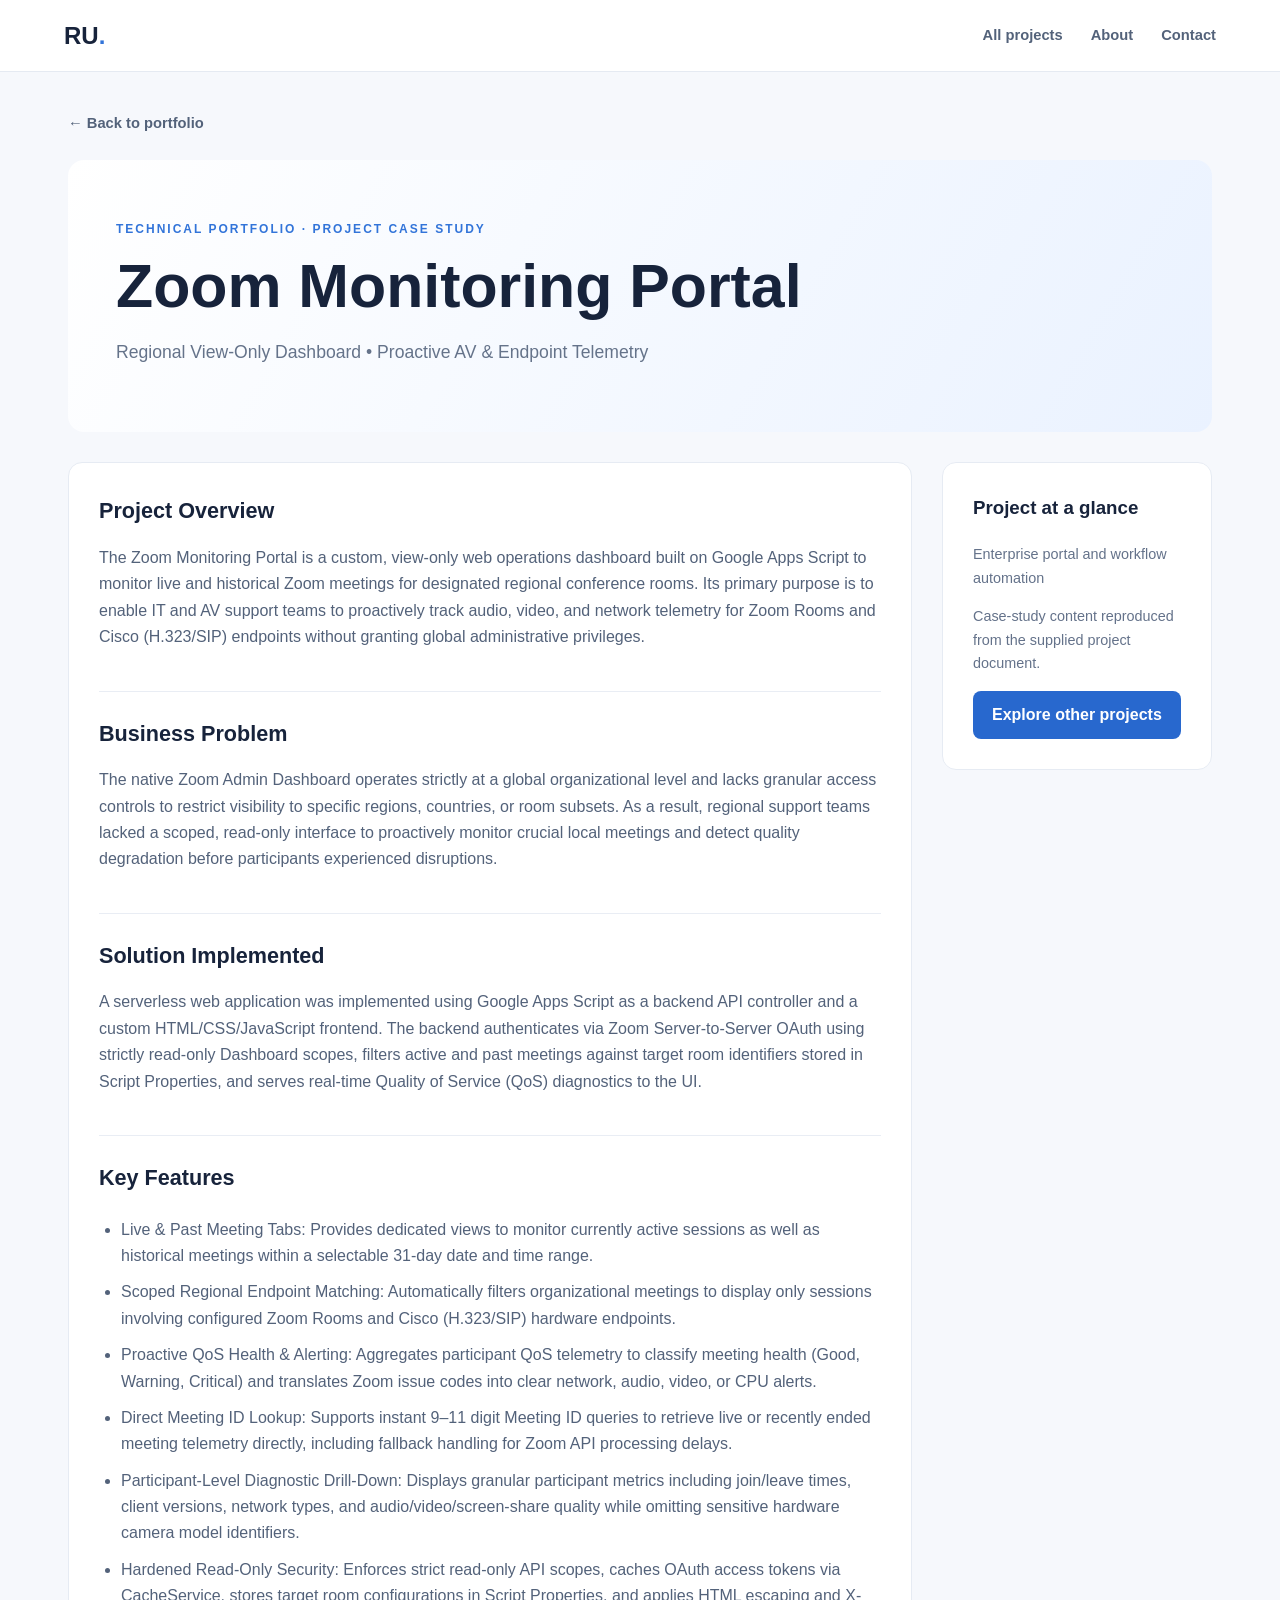
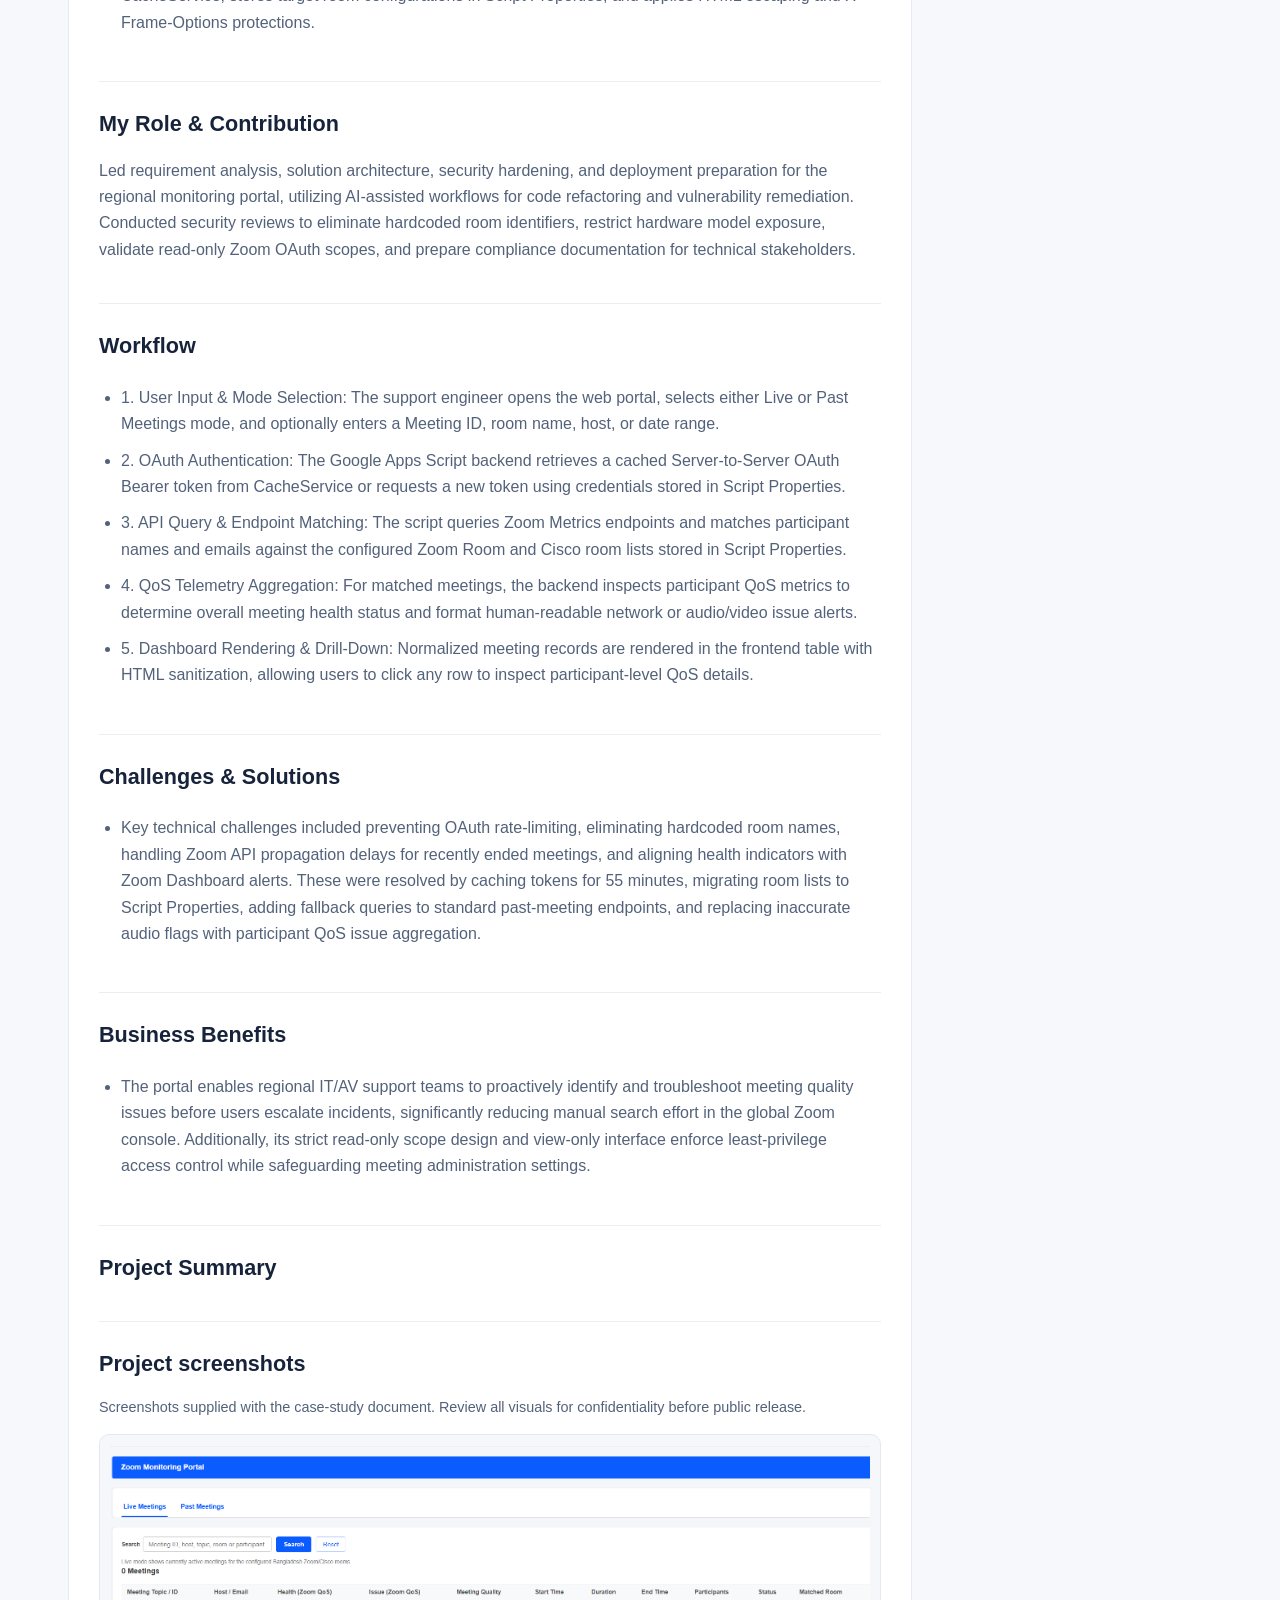
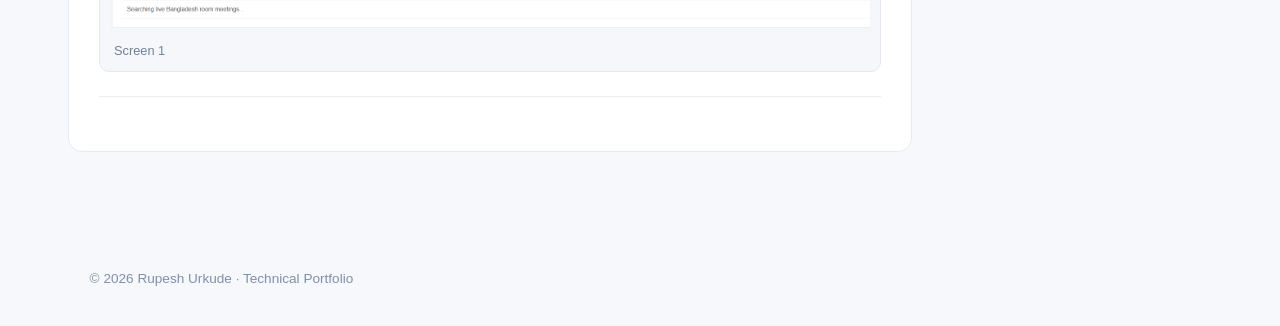
<file: projects/zoom-monitoring-portal.html>
<!DOCTYPE html><html lang="en"><head><meta charset="UTF-8"><meta name="viewport" content="width=device-width, initial-scale=1">
<meta name="description" content="Zoom Monitoring Portal — technical project case study by Rupesh Urkude."><title>Zoom Monitoring Portal | Rupesh Urkude</title><link rel="stylesheet" href="../style.css"></head>
<body><header class="topbar"><a class="brand" href="../index.html">RU<span>.</span></a><nav><a href="../index.html#projects">All projects</a><a href="../index.html#about">About</a><a href="../index.html#contact">Contact</a></nav></header>
<main class="case-main"><a class="back-link" href="../index.html#projects">← Back to portfolio</a><section class="case-hero"><p class="eyebrow">TECHNICAL PORTFOLIO · PROJECT CASE STUDY</p><h1>Zoom Monitoring Portal</h1><p class="case-subtitle">Regional View-Only Dashboard • Proactive AV &amp; Endpoint Telemetry</p></section>
<div class="case-layout"><article class="case-content"><section class="content-section"><h2>Project Overview</h2><p>The Zoom Monitoring Portal is a custom, view-only web operations dashboard built on Google Apps Script to monitor live and historical Zoom meetings for designated regional conference rooms. Its primary purpose is to enable IT and AV support teams to proactively track audio, video, and network telemetry for Zoom Rooms and Cisco (H.323/SIP) endpoints without granting global administrative privileges.</p></section><section class="content-section"><h2>Business Problem</h2><p>The native Zoom Admin Dashboard operates strictly at a global organizational level and lacks granular access controls to restrict visibility to specific regions, countries, or room subsets. As a result, regional support teams lacked a scoped, read-only interface to proactively monitor crucial local meetings and detect quality degradation before participants experienced disruptions.</p></section><section class="content-section"><h2>Solution Implemented</h2><p>A serverless web application was implemented using Google Apps Script as a backend API controller and a custom HTML/CSS/JavaScript frontend. The backend authenticates via Zoom Server-to-Server OAuth using strictly read-only Dashboard scopes, filters active and past meetings against target room identifiers stored in Script Properties, and serves real-time Quality of Service (QoS) diagnostics to the UI.</p></section><section class="content-section"><h2>Key Features</h2><ul><li>Live &amp; Past Meeting Tabs: Provides dedicated views to monitor currently active sessions as well as historical meetings within a selectable 31-day date and time range.</li><li>Scoped Regional Endpoint Matching: Automatically filters organizational meetings to display only sessions involving configured Zoom Rooms and Cisco (H.323/SIP) hardware endpoints.</li><li>Proactive QoS Health &amp; Alerting: Aggregates participant QoS telemetry to classify meeting health (Good, Warning, Critical) and translates Zoom issue codes into clear network, audio, video, or CPU alerts.</li><li>Direct Meeting ID Lookup: Supports instant 9–11 digit Meeting ID queries to retrieve live or recently ended meeting telemetry directly, including fallback handling for Zoom API processing delays.</li><li>Participant-Level Diagnostic Drill-Down: Displays granular participant metrics including join/leave times, client versions, network types, and audio/video/screen-share quality while omitting sensitive hardware camera model identifiers.</li><li>Hardened Read-Only Security: Enforces strict read-only API scopes, caches OAuth access tokens via CacheService, stores target room configurations in Script Properties, and applies HTML escaping and X-Frame-Options protections.</li></ul></section><section class="content-section"><h2>My Role &amp; Contribution</h2><p>Led requirement analysis, solution architecture, security hardening, and deployment preparation for the regional monitoring portal, utilizing AI-assisted workflows for code refactoring and vulnerability remediation. Conducted security reviews to eliminate hardcoded room identifiers, restrict hardware model exposure, validate read-only Zoom OAuth scopes, and prepare compliance documentation for technical stakeholders.</p></section><section class="content-section"><h2>Workflow</h2><ul><li>1. User Input &amp; Mode Selection: The support engineer opens the web portal, selects either Live or Past Meetings mode, and optionally enters a Meeting ID, room name, host, or date range.</li><li>2. OAuth Authentication: The Google Apps Script backend retrieves a cached Server-to-Server OAuth Bearer token from CacheService or requests a new token using credentials stored in Script Properties.</li><li>3. API Query &amp; Endpoint Matching: The script queries Zoom Metrics endpoints and matches participant names and emails against the configured Zoom Room and Cisco room lists stored in Script Properties.</li><li>4. QoS Telemetry Aggregation: For matched meetings, the backend inspects participant QoS metrics to determine overall meeting health status and format human-readable network or audio/video issue alerts.</li><li>5. Dashboard Rendering &amp; Drill-Down: Normalized meeting records are rendered in the frontend table with HTML sanitization, allowing users to click any row to inspect participant-level QoS details.</li></ul></section><section class="content-section"><h2>Challenges &amp; Solutions</h2><ul><li>Key technical challenges included preventing OAuth rate-limiting, eliminating hardcoded room names, handling Zoom API propagation delays for recently ended meetings, and aligning health indicators with Zoom Dashboard alerts. These were resolved by caching tokens for 55 minutes, migrating room lists to Script Properties, adding fallback queries to standard past-meeting endpoints, and replacing inaccurate audio flags with participant QoS issue aggregation.</li></ul></section><section class="content-section"><h2>Business Benefits</h2><ul><li>The portal enables regional IT/AV support teams to proactively identify and troubleshoot meeting quality issues before users escalate incidents, significantly reducing manual search effort in the global Zoom console. Additionally, its strict read-only scope design and view-only interface enforce least-privilege access control while safeguarding meeting administration settings.</li></ul></section><section class="content-section"><h2>Project Summary</h2></section><section class="content-section"><h2>Project screenshots</h2><p class="muted">Screenshots supplied with the case-study document. Review all visuals for confidentiality before public release.</p><div class="gallery"><figure><img loading="lazy" src="../assets/images/zoom-monitoring-portal/screenshot-01.png" alt="Zoom Monitoring Portal screenshot 1"><figcaption>Screen 1</figcaption></figure></div></section></article><aside class="case-aside"><h3>Project at a glance</h3><p>Enterprise portal and workflow automation</p><p>Case-study content reproduced from the supplied project document.</p><a class="button primary" href="../index.html#projects">Explore other projects</a></aside></div></main>
<footer><p>© 2026 Rupesh Urkude · Technical Portfolio</p></footer></body></html>
</file>
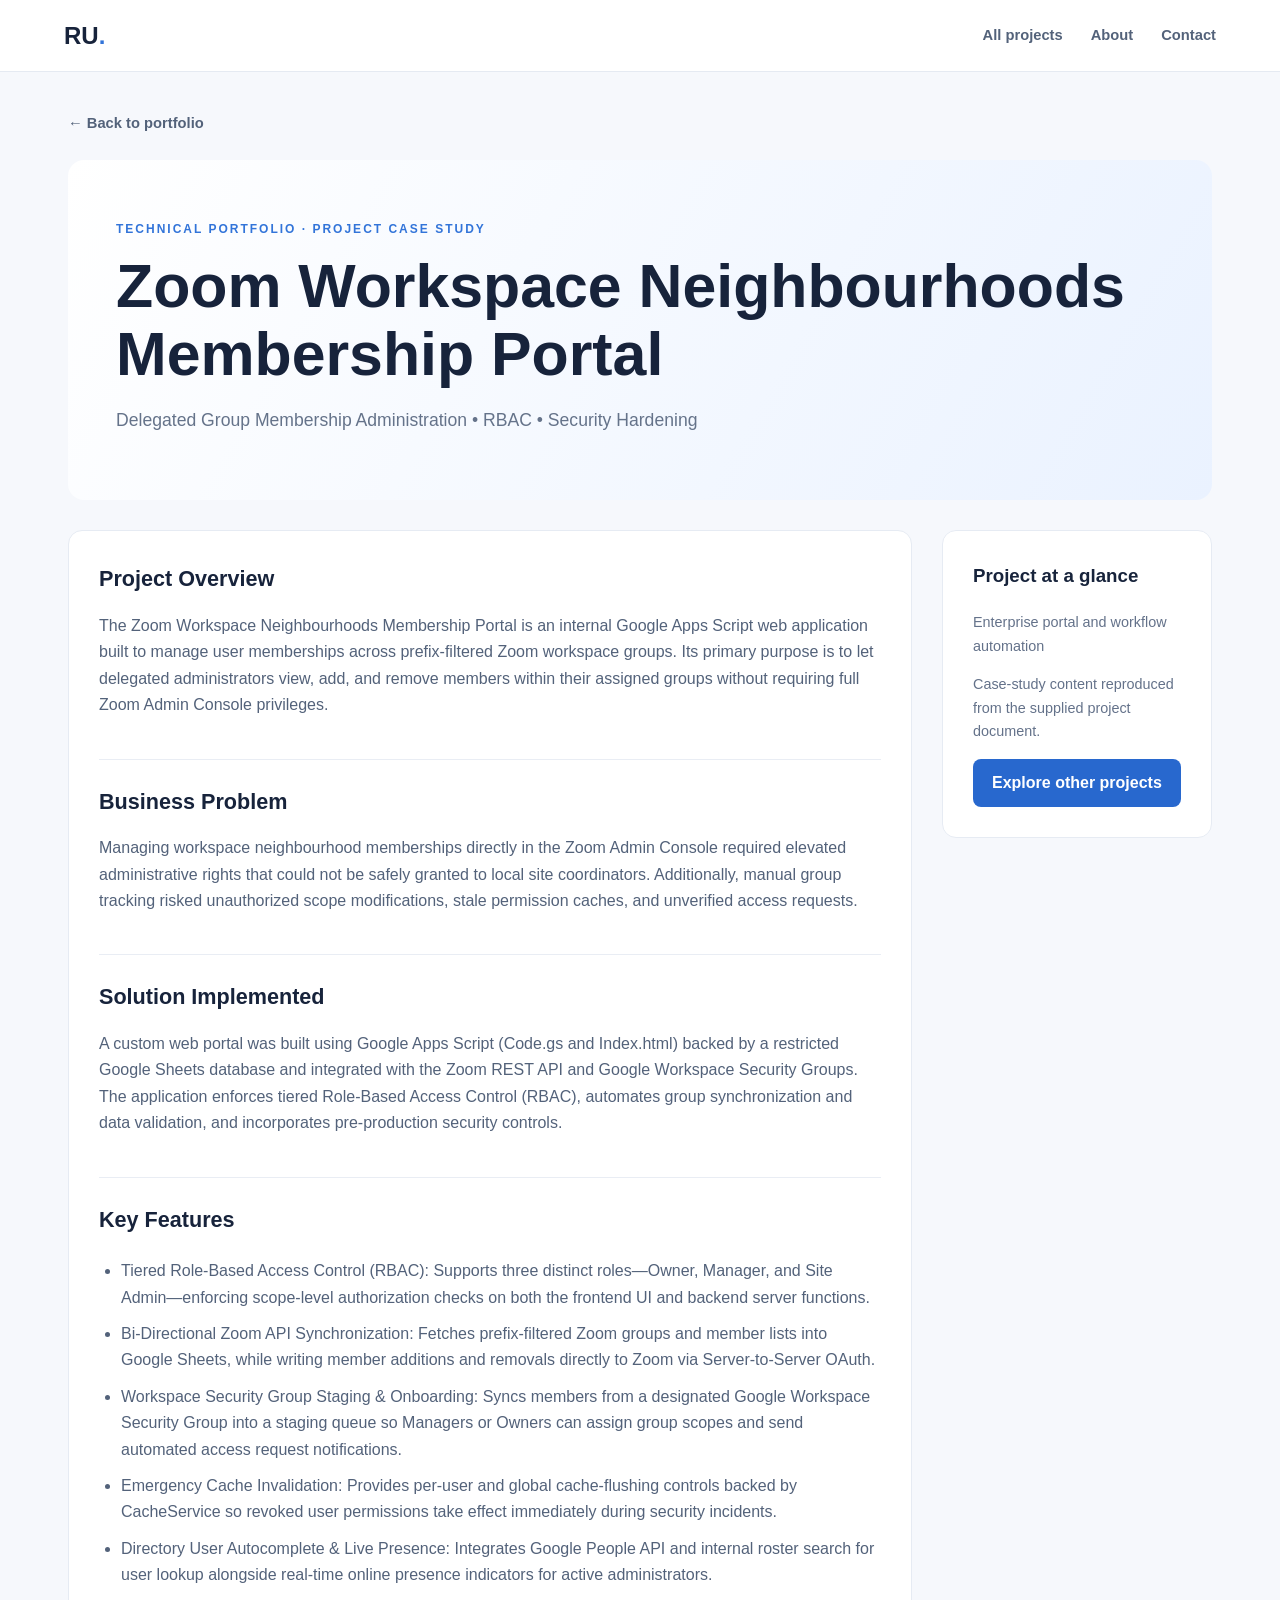
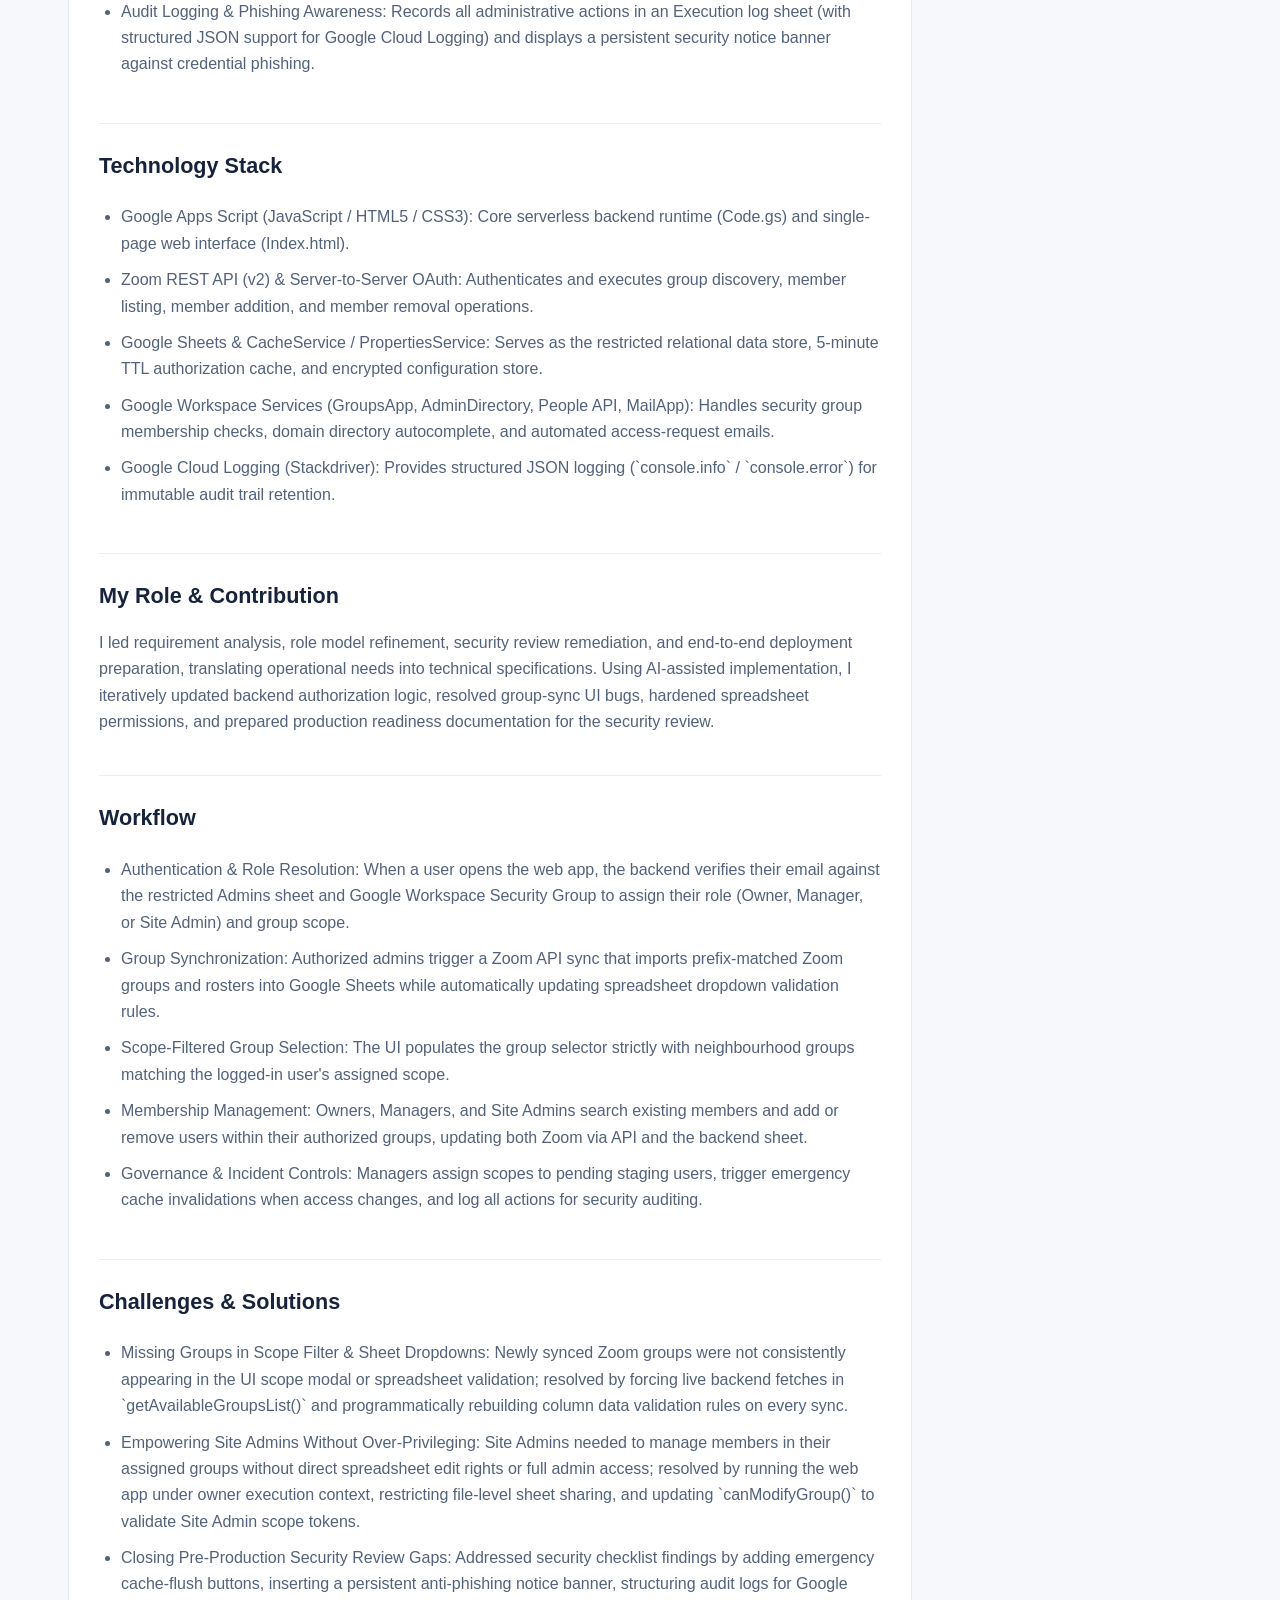
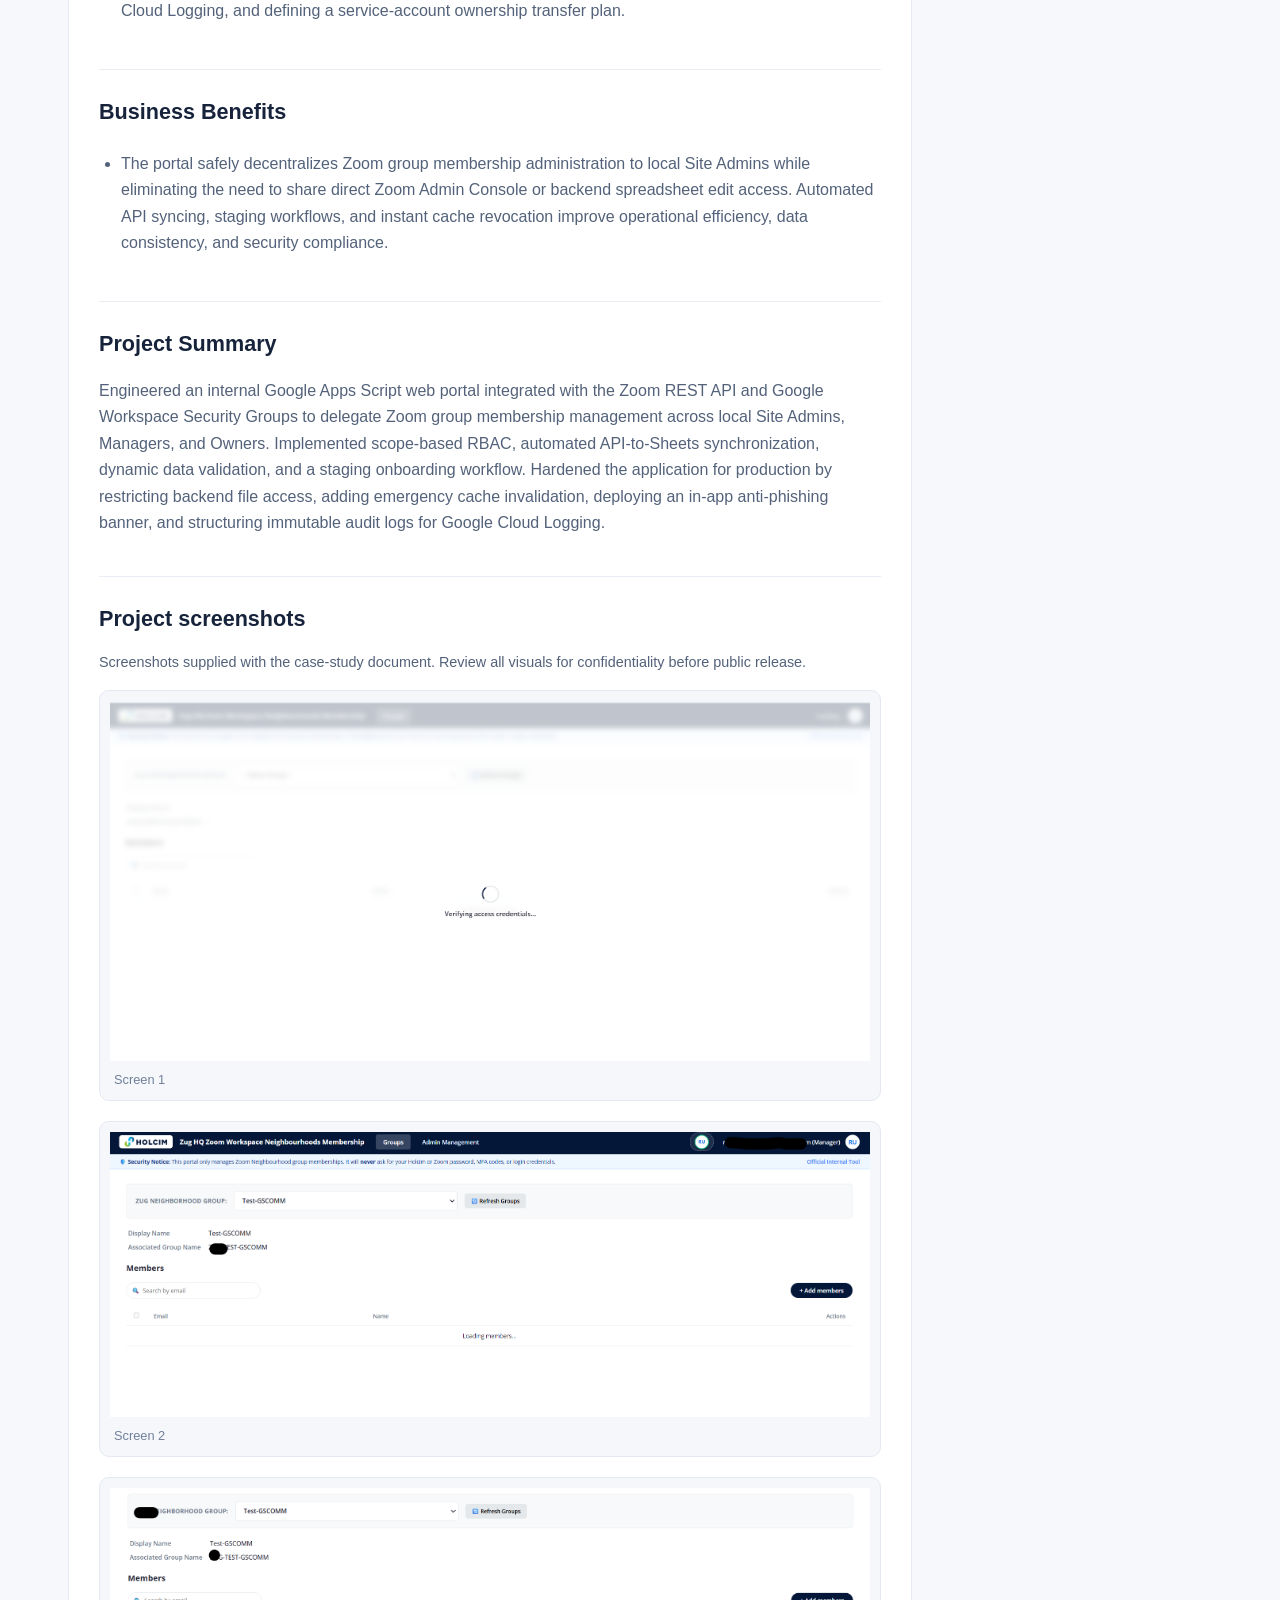
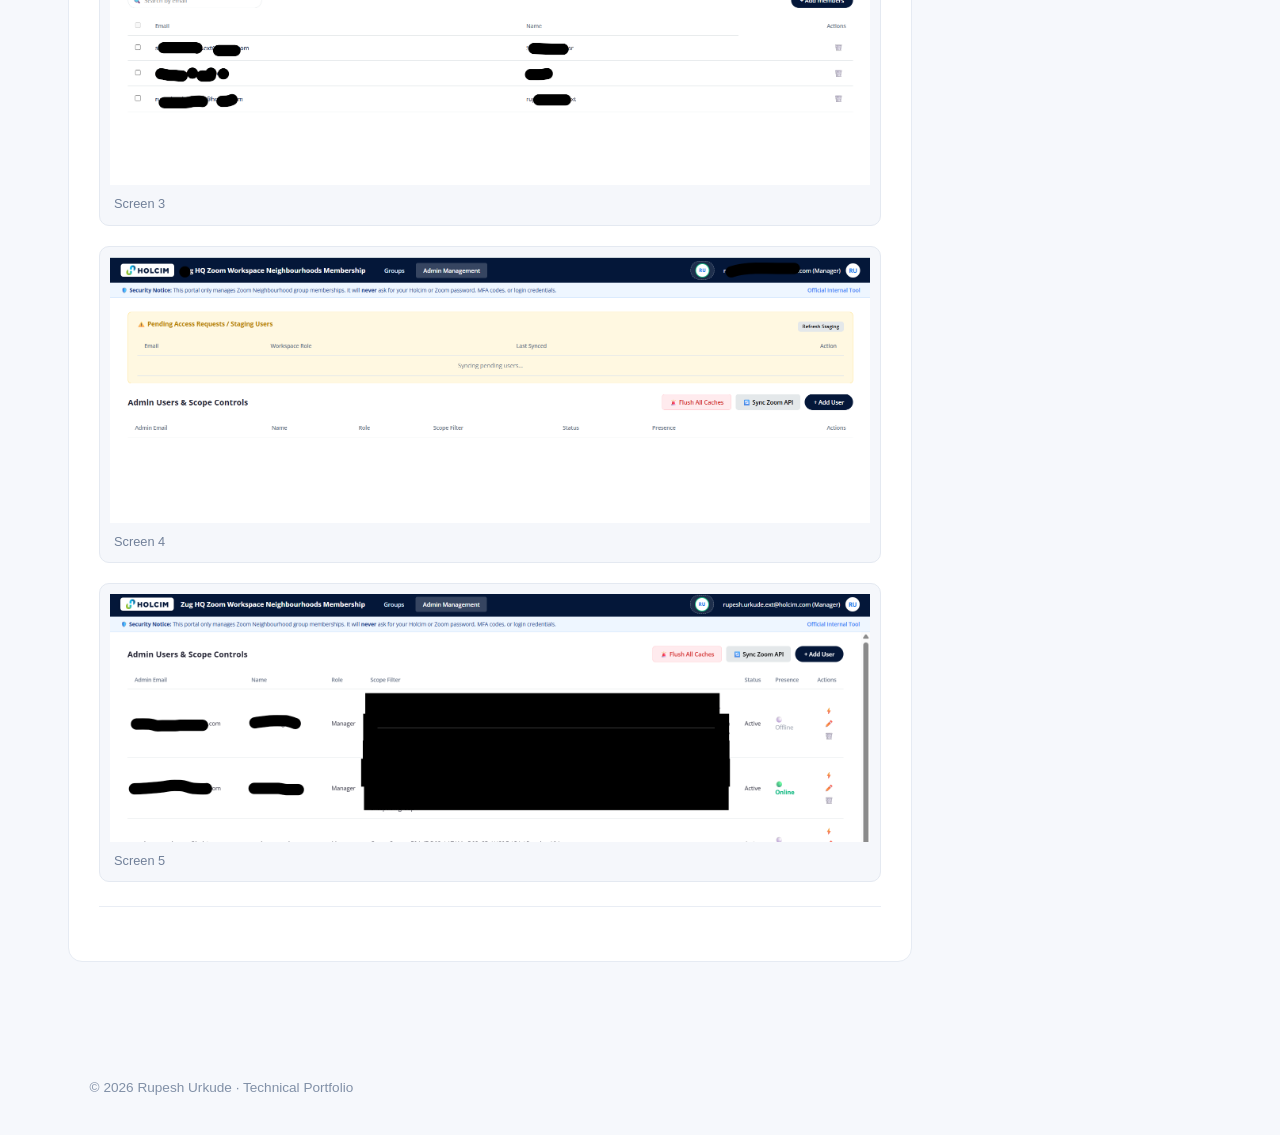
<file: projects/zoom-neighbourhoods-membership-portal.html>
<!DOCTYPE html><html lang="en"><head><meta charset="UTF-8"><meta name="viewport" content="width=device-width, initial-scale=1">
<meta name="description" content="Zoom Workspace Neighbourhoods Membership Portal — technical project case study by Rupesh Urkude."><title>Zoom Workspace Neighbourhoods Membership Portal | Rupesh Urkude</title><link rel="stylesheet" href="../style.css"></head>
<body><header class="topbar"><a class="brand" href="../index.html">RU<span>.</span></a><nav><a href="../index.html#projects">All projects</a><a href="../index.html#about">About</a><a href="../index.html#contact">Contact</a></nav></header>
<main class="case-main"><a class="back-link" href="../index.html#projects">← Back to portfolio</a><section class="case-hero"><p class="eyebrow">TECHNICAL PORTFOLIO · PROJECT CASE STUDY</p><h1>Zoom Workspace Neighbourhoods Membership Portal</h1><p class="case-subtitle">Delegated Group Membership Administration • RBAC • Security Hardening</p></section>
<div class="case-layout"><article class="case-content"><section class="content-section"><h2>Project Overview</h2><p>The Zoom Workspace Neighbourhoods Membership Portal is an internal Google Apps Script web application built to manage user memberships across prefix-filtered Zoom workspace groups. Its primary purpose is to let delegated administrators view, add, and remove members within their assigned groups without requiring full Zoom Admin Console privileges.</p></section><section class="content-section"><h2>Business Problem</h2><p>Managing workspace neighbourhood memberships directly in the Zoom Admin Console required elevated administrative rights that could not be safely granted to local site coordinators. Additionally, manual group tracking risked unauthorized scope modifications, stale permission caches, and unverified access requests.</p></section><section class="content-section"><h2>Solution Implemented</h2><p>A custom web portal was built using Google Apps Script (Code.gs and Index.html) backed by a restricted Google Sheets database and integrated with the Zoom REST API and Google Workspace Security Groups. The application enforces tiered Role-Based Access Control (RBAC), automates group synchronization and data validation, and incorporates pre-production security controls.</p></section><section class="content-section"><h2>Key Features</h2><ul><li>Tiered Role-Based Access Control (RBAC): Supports three distinct roles—Owner, Manager, and Site Admin—enforcing scope-level authorization checks on both the frontend UI and backend server functions.</li><li>Bi-Directional Zoom API Synchronization: Fetches prefix-filtered Zoom groups and member lists into Google Sheets, while writing member additions and removals directly to Zoom via Server-to-Server OAuth.</li><li>Workspace Security Group Staging &amp; Onboarding: Syncs members from a designated Google Workspace Security Group into a staging queue so Managers or Owners can assign group scopes and send automated access request notifications.</li><li>Emergency Cache Invalidation: Provides per-user and global cache-flushing controls backed by CacheService so revoked user permissions take effect immediately during security incidents.</li><li>Directory User Autocomplete &amp; Live Presence: Integrates Google People API and internal roster search for user lookup alongside real-time online presence indicators for active administrators.</li><li>Audit Logging &amp; Phishing Awareness: Records all administrative actions in an Execution log sheet (with structured JSON support for Google Cloud Logging) and displays a persistent security notice banner against credential phishing.</li></ul></section><section class="content-section"><h2>Technology Stack</h2><ul><li>Google Apps Script (JavaScript / HTML5 / CSS3): Core serverless backend runtime (Code.gs) and single-page web interface (Index.html).</li><li>Zoom REST API (v2) &amp; Server-to-Server OAuth: Authenticates and executes group discovery, member listing, member addition, and member removal operations.</li><li>Google Sheets &amp; CacheService / PropertiesService: Serves as the restricted relational data store, 5-minute TTL authorization cache, and encrypted configuration store.</li><li>Google Workspace Services (GroupsApp, AdminDirectory, People API, MailApp): Handles security group membership checks, domain directory autocomplete, and automated access-request emails.</li><li>Google Cloud Logging (Stackdriver): Provides structured JSON logging (`console.info` / `console.error`) for immutable audit trail retention.</li></ul></section><section class="content-section"><h2>My Role &amp; Contribution</h2><p>I led requirement analysis, role model refinement, security review remediation, and end-to-end deployment preparation, translating operational needs into technical specifications. Using AI-assisted implementation, I iteratively updated backend authorization logic, resolved group-sync UI bugs, hardened spreadsheet permissions, and prepared production readiness documentation for the security review.</p></section><section class="content-section"><h2>Workflow</h2><ul><li>Authentication &amp; Role Resolution: When a user opens the web app, the backend verifies their email against the restricted Admins sheet and Google Workspace Security Group to assign their role (Owner, Manager, or Site Admin) and group scope.</li><li>Group Synchronization: Authorized admins trigger a Zoom API sync that imports prefix-matched Zoom groups and rosters into Google Sheets while automatically updating spreadsheet dropdown validation rules.</li><li>Scope-Filtered Group Selection: The UI populates the group selector strictly with neighbourhood groups matching the logged-in user&#x27;s assigned scope.</li><li>Membership Management: Owners, Managers, and Site Admins search existing members and add or remove users within their authorized groups, updating both Zoom via API and the backend sheet.</li><li>Governance &amp; Incident Controls: Managers assign scopes to pending staging users, trigger emergency cache invalidations when access changes, and log all actions for security auditing.</li></ul></section><section class="content-section"><h2>Challenges &amp; Solutions</h2><ul><li>Missing Groups in Scope Filter &amp; Sheet Dropdowns: Newly synced Zoom groups were not consistently appearing in the UI scope modal or spreadsheet validation; resolved by forcing live backend fetches in `getAvailableGroupsList()` and programmatically rebuilding column data validation rules on every sync.</li><li>Empowering Site Admins Without Over-Privileging: Site Admins needed to manage members in their assigned groups without direct spreadsheet edit rights or full admin access; resolved by running the web app under owner execution context, restricting file-level sheet sharing, and updating `canModifyGroup()` to validate Site Admin scope tokens.</li><li>Closing Pre-Production Security Review Gaps: Addressed security checklist findings by adding emergency cache-flush buttons, inserting a persistent anti-phishing notice banner, structuring audit logs for Google Cloud Logging, and defining a service-account ownership transfer plan.</li></ul></section><section class="content-section"><h2>Business Benefits</h2><ul><li>The portal safely decentralizes Zoom group membership administration to local Site Admins while eliminating the need to share direct Zoom Admin Console or backend spreadsheet edit access. Automated API syncing, staging workflows, and instant cache revocation improve operational efficiency, data consistency, and security compliance.</li></ul></section><section class="content-section"><h2>Project Summary</h2><p>Engineered an internal Google Apps Script web portal integrated with the Zoom REST API and Google Workspace Security Groups to delegate Zoom group membership management across local Site Admins, Managers, and Owners. Implemented scope-based RBAC, automated API-to-Sheets synchronization, dynamic data validation, and a staging onboarding workflow. Hardened the application for production by restricting backend file access, adding emergency cache invalidation, deploying an in-app anti-phishing banner, and structuring immutable audit logs for Google Cloud Logging.</p></section><section class="content-section"><h2>Project screenshots</h2><p class="muted">Screenshots supplied with the case-study document. Review all visuals for confidentiality before public release.</p><div class="gallery"><figure><img loading="lazy" src="../assets/images/zoom-neighbourhoods-membership-portal/screenshot-01.png" alt="Zoom Workspace Neighbourhoods Membership Portal screenshot 1"><figcaption>Screen 1</figcaption></figure><figure><img loading="lazy" src="../assets/images/zoom-neighbourhoods-membership-portal/screenshot-02.png" alt="Zoom Workspace Neighbourhoods Membership Portal screenshot 2"><figcaption>Screen 2</figcaption></figure><figure><img loading="lazy" src="../assets/images/zoom-neighbourhoods-membership-portal/screenshot-03.png" alt="Zoom Workspace Neighbourhoods Membership Portal screenshot 3"><figcaption>Screen 3</figcaption></figure><figure><img loading="lazy" src="../assets/images/zoom-neighbourhoods-membership-portal/screenshot-04.png" alt="Zoom Workspace Neighbourhoods Membership Portal screenshot 4"><figcaption>Screen 4</figcaption></figure><figure><img loading="lazy" src="../assets/images/zoom-neighbourhoods-membership-portal/screenshot-05.png" alt="Zoom Workspace Neighbourhoods Membership Portal screenshot 5"><figcaption>Screen 5</figcaption></figure></div></section></article><aside class="case-aside"><h3>Project at a glance</h3><p>Enterprise portal and workflow automation</p><p>Case-study content reproduced from the supplied project document.</p><a class="button primary" href="../index.html#projects">Explore other projects</a></aside></div></main>
<footer><p>© 2026 Rupesh Urkude · Technical Portfolio</p></footer></body></html>
</file>
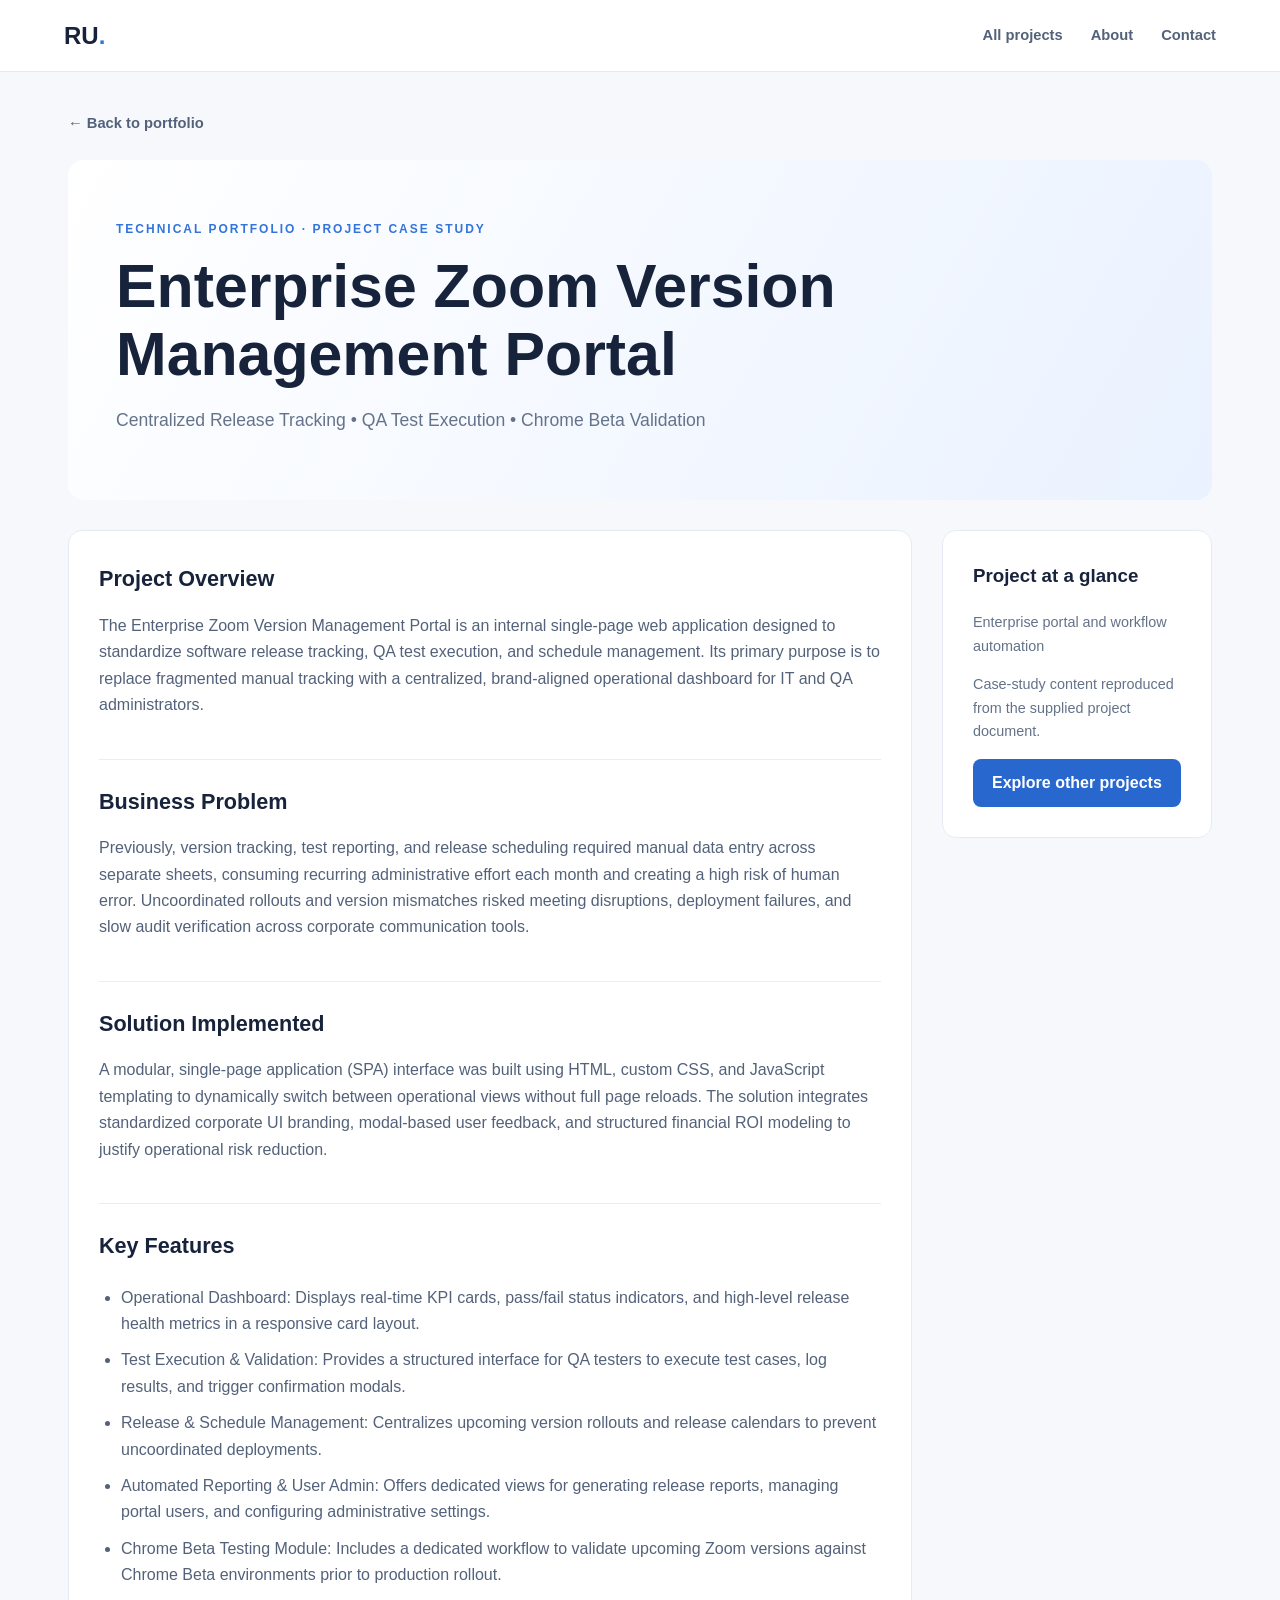
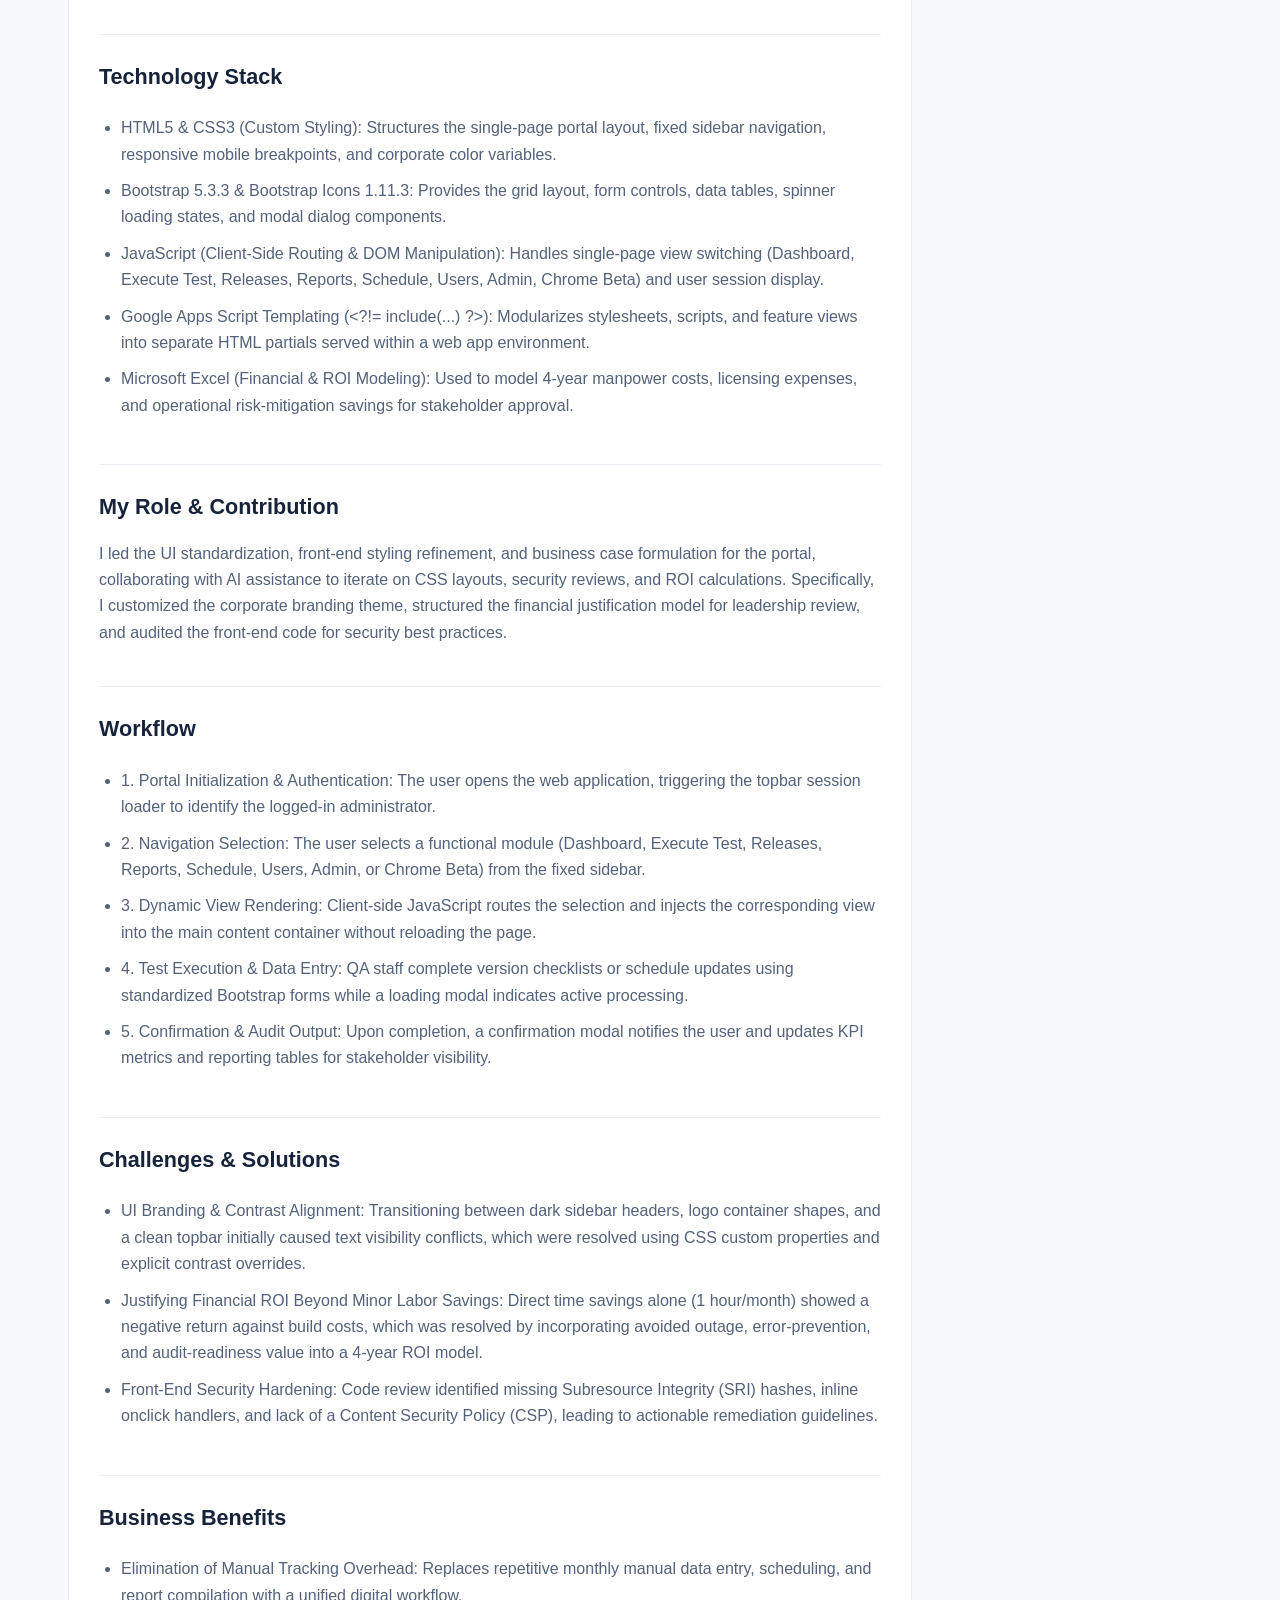
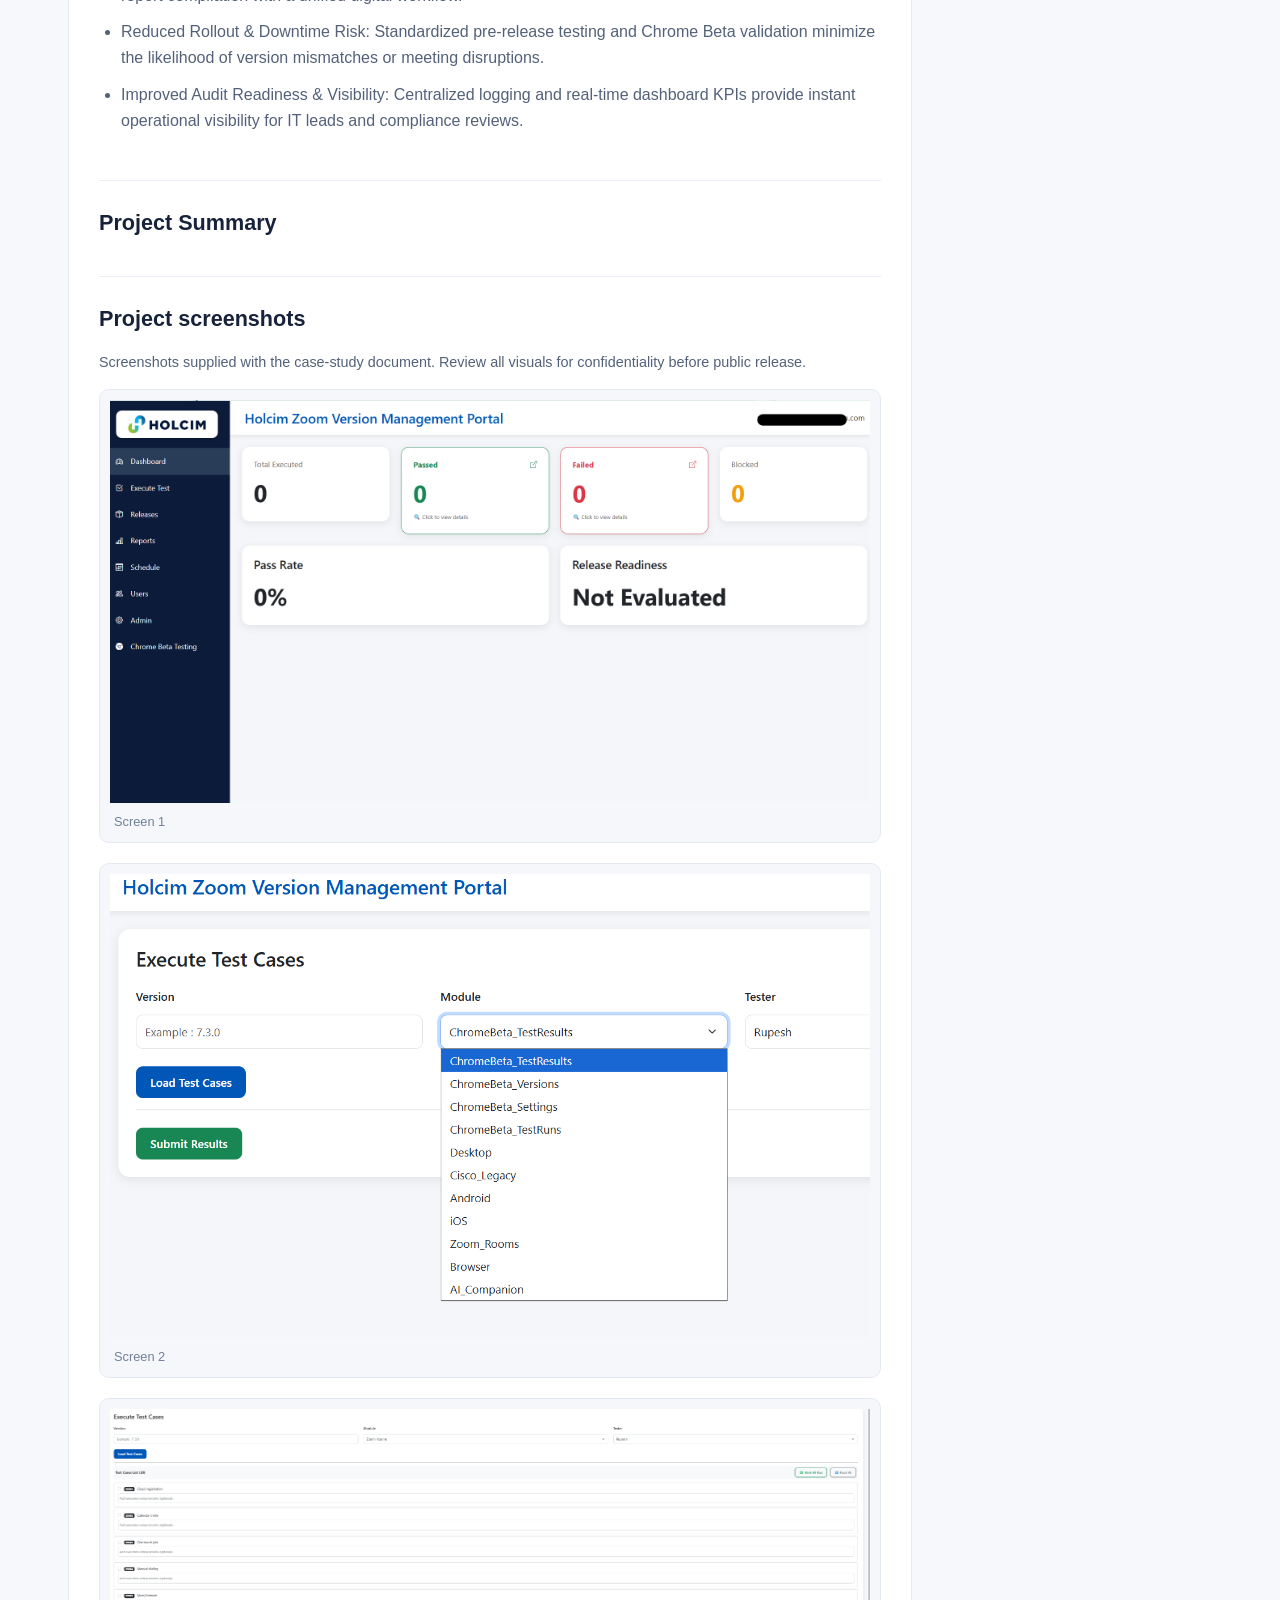
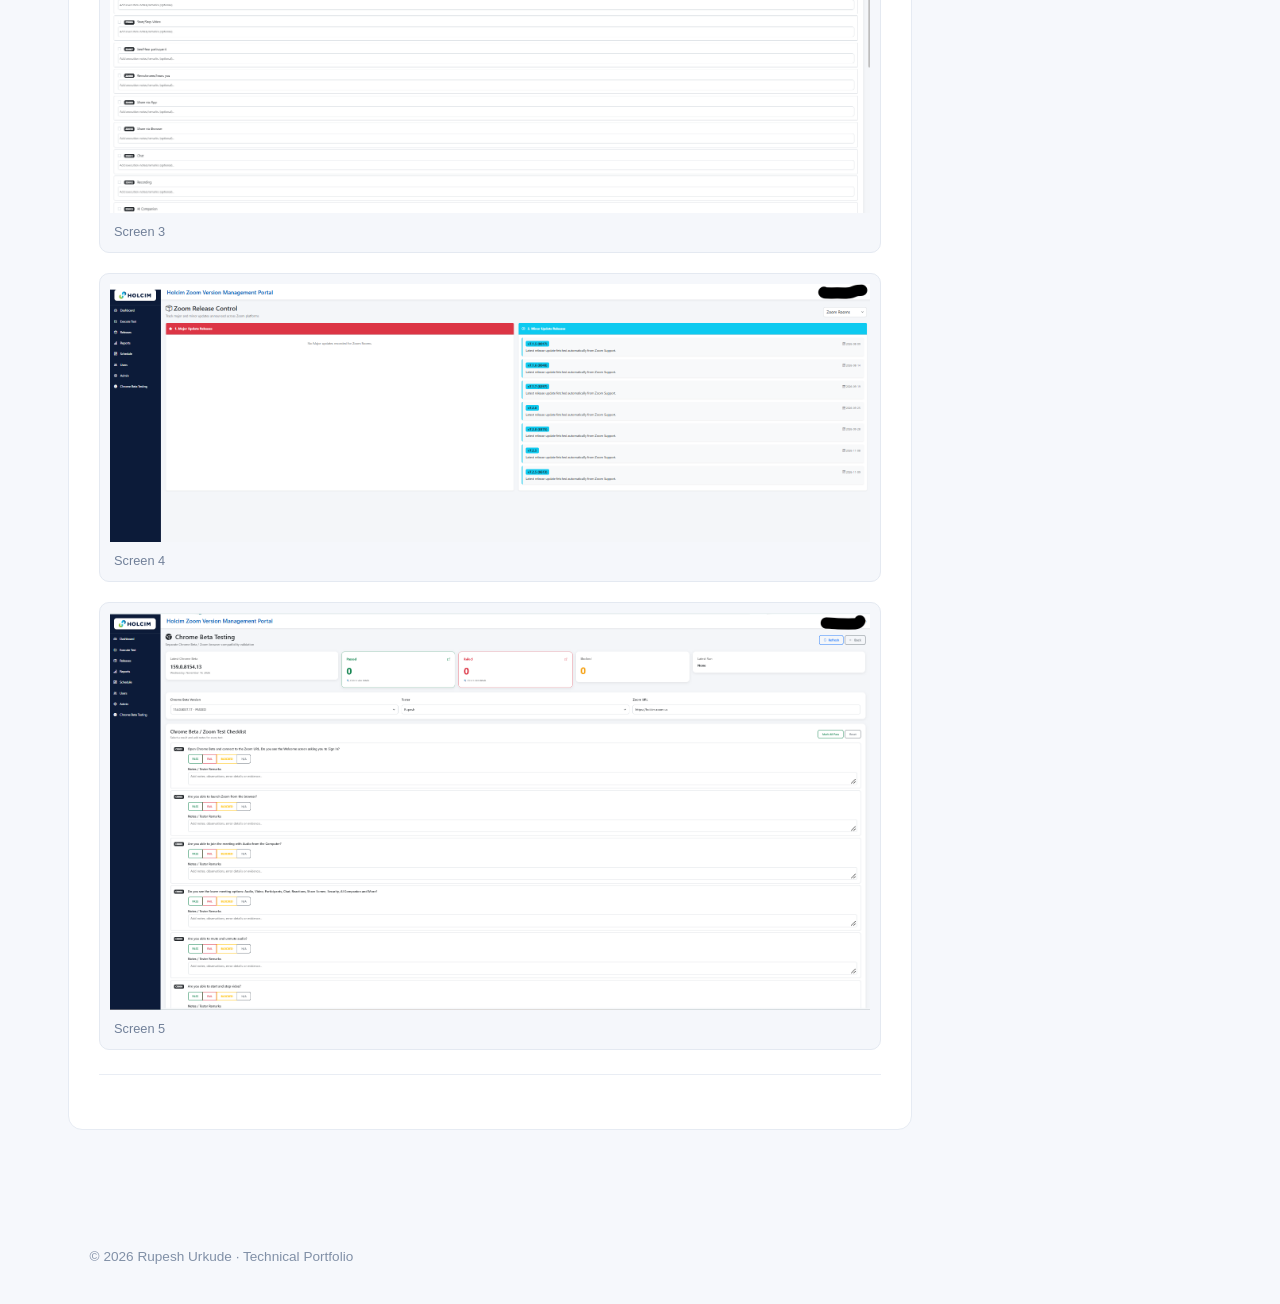
<file: projects/zoom-version-management-portal.html>
<!DOCTYPE html><html lang="en"><head><meta charset="UTF-8"><meta name="viewport" content="width=device-width, initial-scale=1">
<meta name="description" content="Enterprise Zoom Version Management Portal — technical project case study by Rupesh Urkude."><title>Enterprise Zoom Version Management Portal | Rupesh Urkude</title><link rel="stylesheet" href="../style.css"></head>
<body><header class="topbar"><a class="brand" href="../index.html">RU<span>.</span></a><nav><a href="../index.html#projects">All projects</a><a href="../index.html#about">About</a><a href="../index.html#contact">Contact</a></nav></header>
<main class="case-main"><a class="back-link" href="../index.html#projects">← Back to portfolio</a><section class="case-hero"><p class="eyebrow">TECHNICAL PORTFOLIO · PROJECT CASE STUDY</p><h1>Enterprise Zoom Version Management Portal</h1><p class="case-subtitle">Centralized Release Tracking • QA Test Execution • Chrome Beta Validation</p></section>
<div class="case-layout"><article class="case-content"><section class="content-section"><h2>Project Overview</h2><p>The Enterprise Zoom Version Management Portal is an internal single-page web application designed to standardize software release tracking, QA test execution, and schedule management. Its primary purpose is to replace fragmented manual tracking with a centralized, brand-aligned operational dashboard for IT and QA administrators.</p></section><section class="content-section"><h2>Business Problem</h2><p>Previously, version tracking, test reporting, and release scheduling required manual data entry across separate sheets, consuming recurring administrative effort each month and creating a high risk of human error. Uncoordinated rollouts and version mismatches risked meeting disruptions, deployment failures, and slow audit verification across corporate communication tools.</p></section><section class="content-section"><h2>Solution Implemented</h2><p>A modular, single-page application (SPA) interface was built using HTML, custom CSS, and JavaScript templating to dynamically switch between operational views without full page reloads. The solution integrates standardized corporate UI branding, modal-based user feedback, and structured financial ROI modeling to justify operational risk reduction.</p></section><section class="content-section"><h2>Key Features</h2><ul><li>Operational Dashboard: Displays real-time KPI cards, pass/fail status indicators, and high-level release health metrics in a responsive card layout.</li><li>Test Execution &amp; Validation: Provides a structured interface for QA testers to execute test cases, log results, and trigger confirmation modals.</li><li>Release &amp; Schedule Management: Centralizes upcoming version rollouts and release calendars to prevent uncoordinated deployments.</li><li>Automated Reporting &amp; User Admin: Offers dedicated views for generating release reports, managing portal users, and configuring administrative settings.</li><li>Chrome Beta Testing Module: Includes a dedicated workflow to validate upcoming Zoom versions against Chrome Beta environments prior to production rollout.</li></ul></section><section class="content-section"><h2>Technology Stack</h2><ul><li>HTML5 &amp; CSS3 (Custom Styling): Structures the single-page portal layout, fixed sidebar navigation, responsive mobile breakpoints, and corporate color variables.</li><li>Bootstrap 5.3.3 &amp; Bootstrap Icons 1.11.3: Provides the grid layout, form controls, data tables, spinner loading states, and modal dialog components.</li><li>JavaScript (Client-Side Routing &amp; DOM Manipulation): Handles single-page view switching (Dashboard, Execute Test, Releases, Reports, Schedule, Users, Admin, Chrome Beta) and user session display.</li><li>Google Apps Script Templating (&lt;?!= include(...) ?&gt;): Modularizes stylesheets, scripts, and feature views into separate HTML partials served within a web app environment.</li><li>Microsoft Excel (Financial &amp; ROI Modeling): Used to model 4-year manpower costs, licensing expenses, and operational risk-mitigation savings for stakeholder approval.</li></ul></section><section class="content-section"><h2>My Role &amp; Contribution</h2><p>I led the UI standardization, front-end styling refinement, and business case formulation for the portal, collaborating with AI assistance to iterate on CSS layouts, security reviews, and ROI calculations. Specifically, I customized the corporate branding theme, structured the financial justification model for leadership review, and audited the front-end code for security best practices.</p></section><section class="content-section"><h2>Workflow</h2><ul><li>1. Portal Initialization &amp; Authentication: The user opens the web application, triggering the topbar session loader to identify the logged-in administrator.</li><li>2. Navigation Selection: The user selects a functional module (Dashboard, Execute Test, Releases, Reports, Schedule, Users, Admin, or Chrome Beta) from the fixed sidebar.</li><li>3. Dynamic View Rendering: Client-side JavaScript routes the selection and injects the corresponding view into the main content container without reloading the page.</li><li>4. Test Execution &amp; Data Entry: QA staff complete version checklists or schedule updates using standardized Bootstrap forms while a loading modal indicates active processing.</li><li>5. Confirmation &amp; Audit Output: Upon completion, a confirmation modal notifies the user and updates KPI metrics and reporting tables for stakeholder visibility.</li></ul></section><section class="content-section"><h2>Challenges &amp; Solutions</h2><ul><li>UI Branding &amp; Contrast Alignment: Transitioning between dark sidebar headers, logo container shapes, and a clean topbar initially caused text visibility conflicts, which were resolved using CSS custom properties and explicit contrast overrides.</li><li>Justifying Financial ROI Beyond Minor Labor Savings: Direct time savings alone (1 hour/month) showed a negative return against build costs, which was resolved by incorporating avoided outage, error-prevention, and audit-readiness value into a 4-year ROI model.</li><li>Front-End Security Hardening: Code review identified missing Subresource Integrity (SRI) hashes, inline onclick handlers, and lack of a Content Security Policy (CSP), leading to actionable remediation guidelines.</li></ul></section><section class="content-section"><h2>Business Benefits</h2><ul><li>Elimination of Manual Tracking Overhead: Replaces repetitive monthly manual data entry, scheduling, and report compilation with a unified digital workflow.</li><li>Reduced Rollout &amp; Downtime Risk: Standardized pre-release testing and Chrome Beta validation minimize the likelihood of version mismatches or meeting disruptions.</li><li>Improved Audit Readiness &amp; Visibility: Centralized logging and real-time dashboard KPIs provide instant operational visibility for IT leads and compliance reviews.</li></ul></section><section class="content-section"><h2>Project Summary</h2></section><section class="content-section"><h2>Project screenshots</h2><p class="muted">Screenshots supplied with the case-study document. Review all visuals for confidentiality before public release.</p><div class="gallery"><figure><img loading="lazy" src="../assets/images/zoom-version-management-portal/screenshot-01.png" alt="Enterprise Zoom Version Management Portal screenshot 1"><figcaption>Screen 1</figcaption></figure><figure><img loading="lazy" src="../assets/images/zoom-version-management-portal/screenshot-02.png" alt="Enterprise Zoom Version Management Portal screenshot 2"><figcaption>Screen 2</figcaption></figure><figure><img loading="lazy" src="../assets/images/zoom-version-management-portal/screenshot-03.png" alt="Enterprise Zoom Version Management Portal screenshot 3"><figcaption>Screen 3</figcaption></figure><figure><img loading="lazy" src="../assets/images/zoom-version-management-portal/screenshot-04.png" alt="Enterprise Zoom Version Management Portal screenshot 4"><figcaption>Screen 4</figcaption></figure><figure><img loading="lazy" src="../assets/images/zoom-version-management-portal/screenshot-05.png" alt="Enterprise Zoom Version Management Portal screenshot 5"><figcaption>Screen 5</figcaption></figure></div></section></article><aside class="case-aside"><h3>Project at a glance</h3><p>Enterprise portal and workflow automation</p><p>Case-study content reproduced from the supplied project document.</p><a class="button primary" href="../index.html#projects">Explore other projects</a></aside></div></main>
<footer><p>© 2026 Rupesh Urkude · Technical Portfolio</p></footer></body></html>
</file>
<file: style.css>
*{box-sizing:border-box}html{scroll-behavior:smooth}body{margin:0;background:#f6f8fc;color:#17233b;font-family:Inter,Segoe UI,Arial,sans-serif;line-height:1.65}.topbar{height:72px;padding:0 max(5vw,24px);display:flex;align-items:center;justify-content:space-between;background:#fff;border-bottom:1px solid #e5eaf2;position:sticky;top:0;z-index:10}.brand{font-size:1.5rem;font-weight:850;color:#17233b;text-decoration:none}.brand span,.hero h1 span{color:#3274d9}.topbar nav{display:flex;gap:28px}.topbar nav a,.back-link{color:#53627a;text-decoration:none;font-size:.92rem;font-weight:600}.hero{padding:90px max(7vw,28px);display:grid;grid-template-columns:1.25fr .75fr;gap:55px;background:linear-gradient(120deg,#fff,#eef4ff);align-items:center}.eyebrow{font-size:.75rem;letter-spacing:2px;font-weight:800;color:#3274d9}.hero h1{font-size:clamp(3.5rem,8vw,6.4rem);line-height:.98;letter-spacing:-5px;margin:16px 0}.hero h2{font-size:1.45rem}.lead{font-size:1.12rem;max-width:650px;color:#58677f}.hero-actions{display:flex;gap:14px;margin:28px 0}.button{display:inline-block;padding:11px 19px;border-radius:8px;text-decoration:none;font-weight:700}.primary{background:#2868ce;color:#fff}.secondary{border:1px solid #b9c8dd;color:#233b61}.quick-facts{display:flex;gap:36px;margin-top:38px}.quick-facts div{display:flex;flex-direction:column}.quick-facts strong{font-size:1.35rem}.quick-facts span,.muted{color:#718099;font-size:.9rem}.hero-panel{padding:30px;background:#10213e;color:white;border-radius:18px;box-shadow:0 18px 45px #132b4a24}.panel-label{font-size:.72rem;letter-spacing:2px;color:#91b7f6;margin-bottom:20px}.focus-item{display:flex;gap:16px;padding:14px 0;border-bottom:1px solid #ffffff20}.focus-item>span{color:#8db5f8;font-weight:800}.focus-item div{display:flex;flex-direction:column}.focus-item small{color:#aab9d0}.panel-note{font-size:.9rem;color:#c2cde0;margin-top:22px}.section{padding:82px max(7vw,28px)}.section-heading{margin-bottom:30px}.section-heading h2{font-size:2.25rem;margin:4px 0}.about-grid{display:grid;grid-template-columns:1fr 1fr;gap:60px}.large-copy{font-size:1.45rem;line-height:1.5;font-weight:650}.about-detail{color:#53627a}.skill-grid,.project-grid{display:grid;grid-template-columns:repeat(3,1fr);gap:18px}.skill-card,.project-card{background:white;border:1px solid #e6ebf3;border-radius:13px;padding:24px;box-shadow:0 8px 24px #1a315008}.card-number{color:#3274d9;font-size:.78rem;font-weight:800}.skill-card h3,.project-card h3{margin:9px 0;font-size:1.12rem}.skill-card p,.project-card p{color:#64728a;font-size:.94rem}.projects{background:#eef3fa}.section-intro{color:#65738a}.project-top{display:flex;justify-content:space-between;gap:8px;color:#7a8ba5;font-size:.65rem;letter-spacing:1px;font-weight:800}.project-card{display:flex;flex-direction:column;min-height:245px}.text-link{margin-top:auto;padding-top:16px;color:#2868ce;text-decoration:none;font-weight:750}.timeline{border-left:2px solid #cbd9ee;margin-left:10px;padding-left:28px;display:grid;gap:24px}.timeline article{position:relative}.timeline article:before{content:'';position:absolute;left:-36px;top:7px;width:12px;height:12px;background:#3274d9;border:3px solid #eaf1fc;border-radius:50%}.timeline-date{font-size:.78rem;color:#3274d9;font-weight:800}.timeline h3{margin:3px 0}.timeline p{margin:0;color:#69778d}.contact{background:#10213e;color:#fff}.contact .eyebrow{color:#8eb8ff}.contact-card{display:flex;justify-content:space-between;gap:25px;align-items:center;background:#ffffff10;border:1px solid #ffffff20;padding:25px;border-radius:12px}.contact-card h3{margin:0}.contact-card p{margin:3px 0;color:#b9c7dc}.contact-links{display:flex;flex-direction:column}.contact-links a{color:#bcd5ff;text-decoration:none}.confidentiality{margin-top:25px;color:#aab9d0}footer{padding:22px max(7vw,28px);display:flex;justify-content:space-between;color:#8190a7;font-size:.85rem}footer a{color:#526a8b;text-decoration:none}.case-main{max-width:1200px;margin:auto;padding:38px 28px 80px}.back-link{display:inline-block;margin-bottom:25px}.case-hero{padding:48px;background:linear-gradient(120deg,#fff,#eaf2ff);border-radius:16px}.case-hero h1{font-size:clamp(2.2rem,5vw,3.8rem);line-height:1.12;margin:8px 0}.case-subtitle{font-size:1.1rem;color:#65738a}.case-layout{display:grid;grid-template-columns:minmax(0,1fr) 270px;gap:30px;margin-top:30px}.case-content,.case-aside{background:#fff;border:1px solid #e6ebf3;border-radius:14px;padding:30px}.content-section{padding-bottom:24px;margin-bottom:24px;border-bottom:1px solid #e9edf4}.content-section h2{font-size:1.35rem;margin:0 0 12px}.content-section p,.content-section li{color:#53627a}.content-section ul{padding-left:22px}.content-section li{padding:5px 0}.case-aside{height:max-content;position:sticky;top:95px}.case-aside h3{margin-top:0}.case-aside p{font-size:.9rem;color:#64728a}.gallery{display:grid;grid-template-columns:1fr;gap:20px}.gallery figure{margin:0;background:#f5f7fb;padding:10px;border:1px solid #e4e9f1;border-radius:10px}.gallery img{display:block;width:100%;height:auto;max-height:680px;object-fit:contain;background:#fff}.gallery figcaption{font-size:.8rem;color:#718099;padding:8px 4px 0}@media(max-width:850px){.hero,.about-grid,.case-layout{grid-template-columns:1fr}.skill-grid,.project-grid{grid-template-columns:repeat(2,1fr)}.case-aside{position:static}.hero{padding-top:60px}.contact-card{align-items:flex-start;flex-direction:column}}@media(max-width:600px){.topbar{height:auto;min-height:65px;align-items:flex-start;padding:16px 20px;gap:14px;flex-direction:column}.topbar nav{gap:14px;flex-wrap:wrap}.hero,.section{padding:55px 22px}.hero h1{letter-spacing:-3px}.quick-facts{gap:18px;flex-wrap:wrap}.skill-grid,.project-grid{grid-template-columns:1fr}.case-main{padding:22px 14px 50px}.case-hero,.case-content,.case-aside{padding:22px}footer{padding:20px;gap:10px;flex-direction:column}}
</file>
